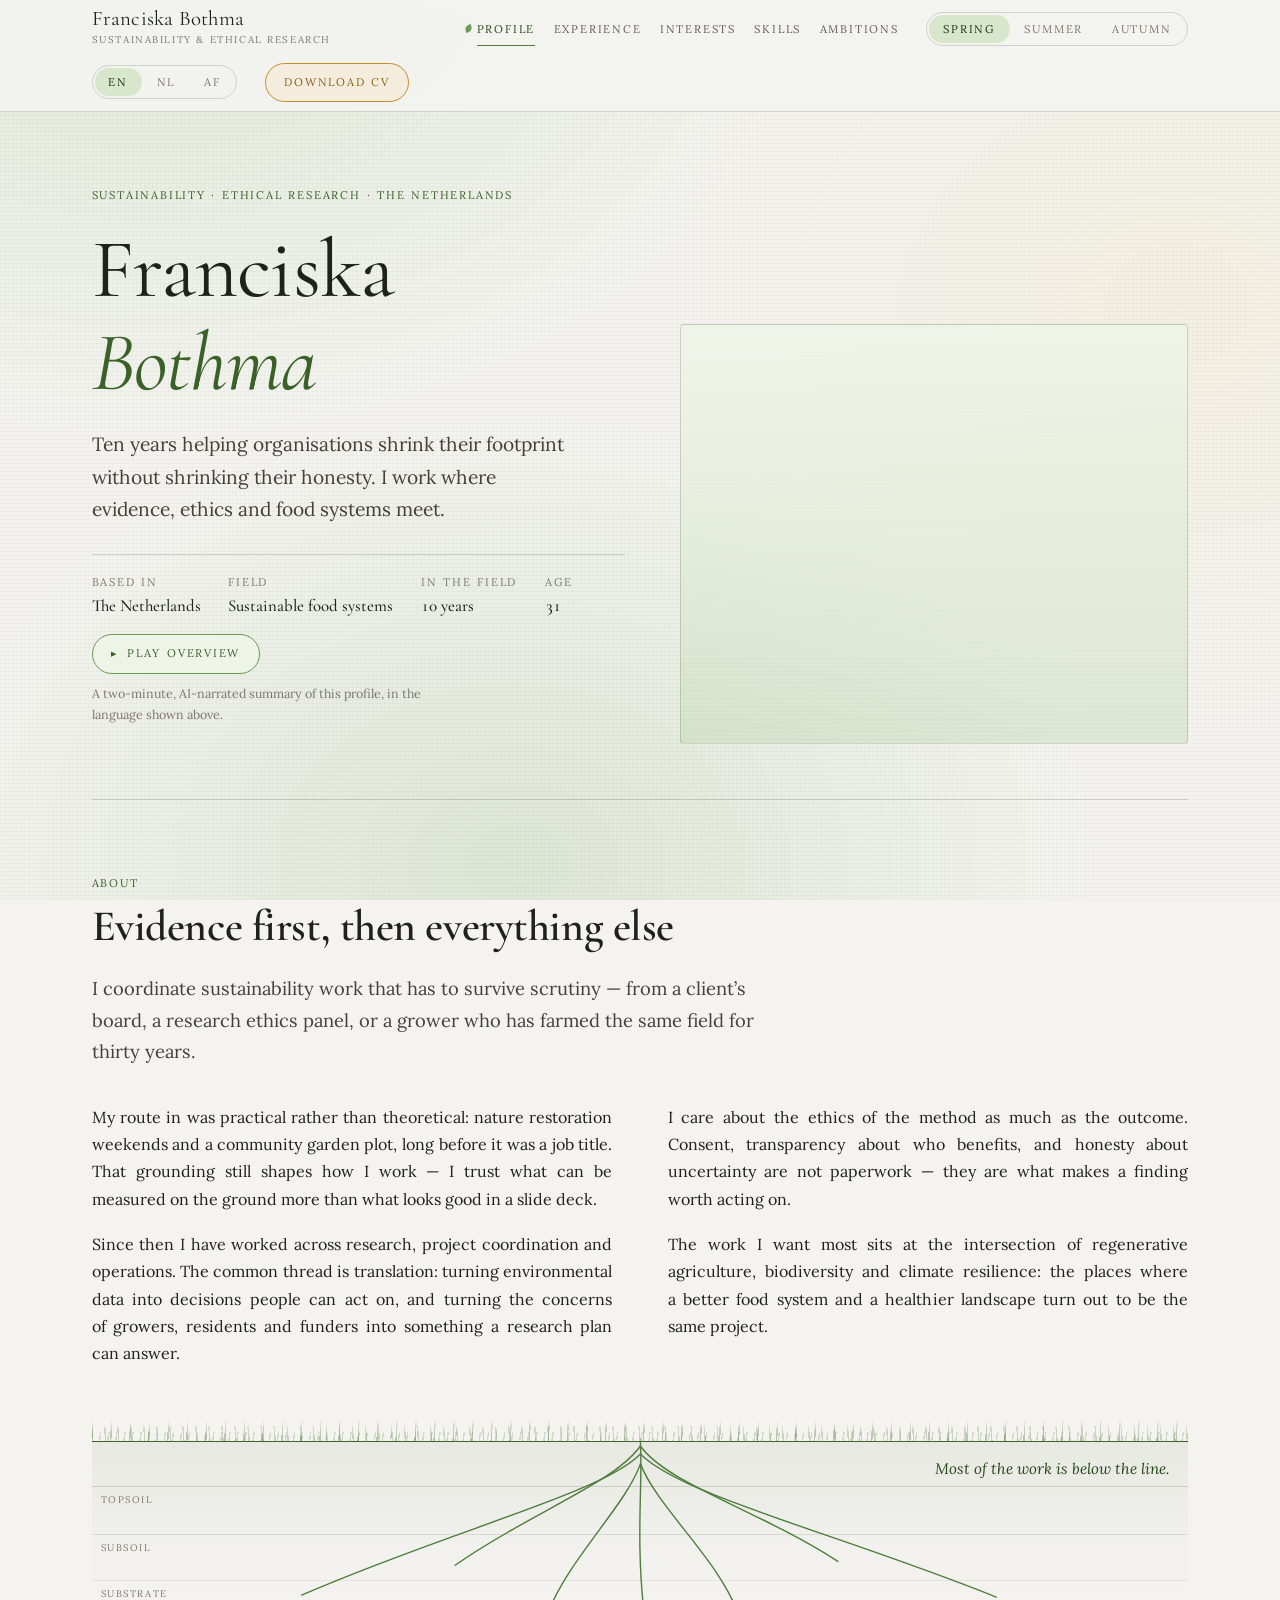
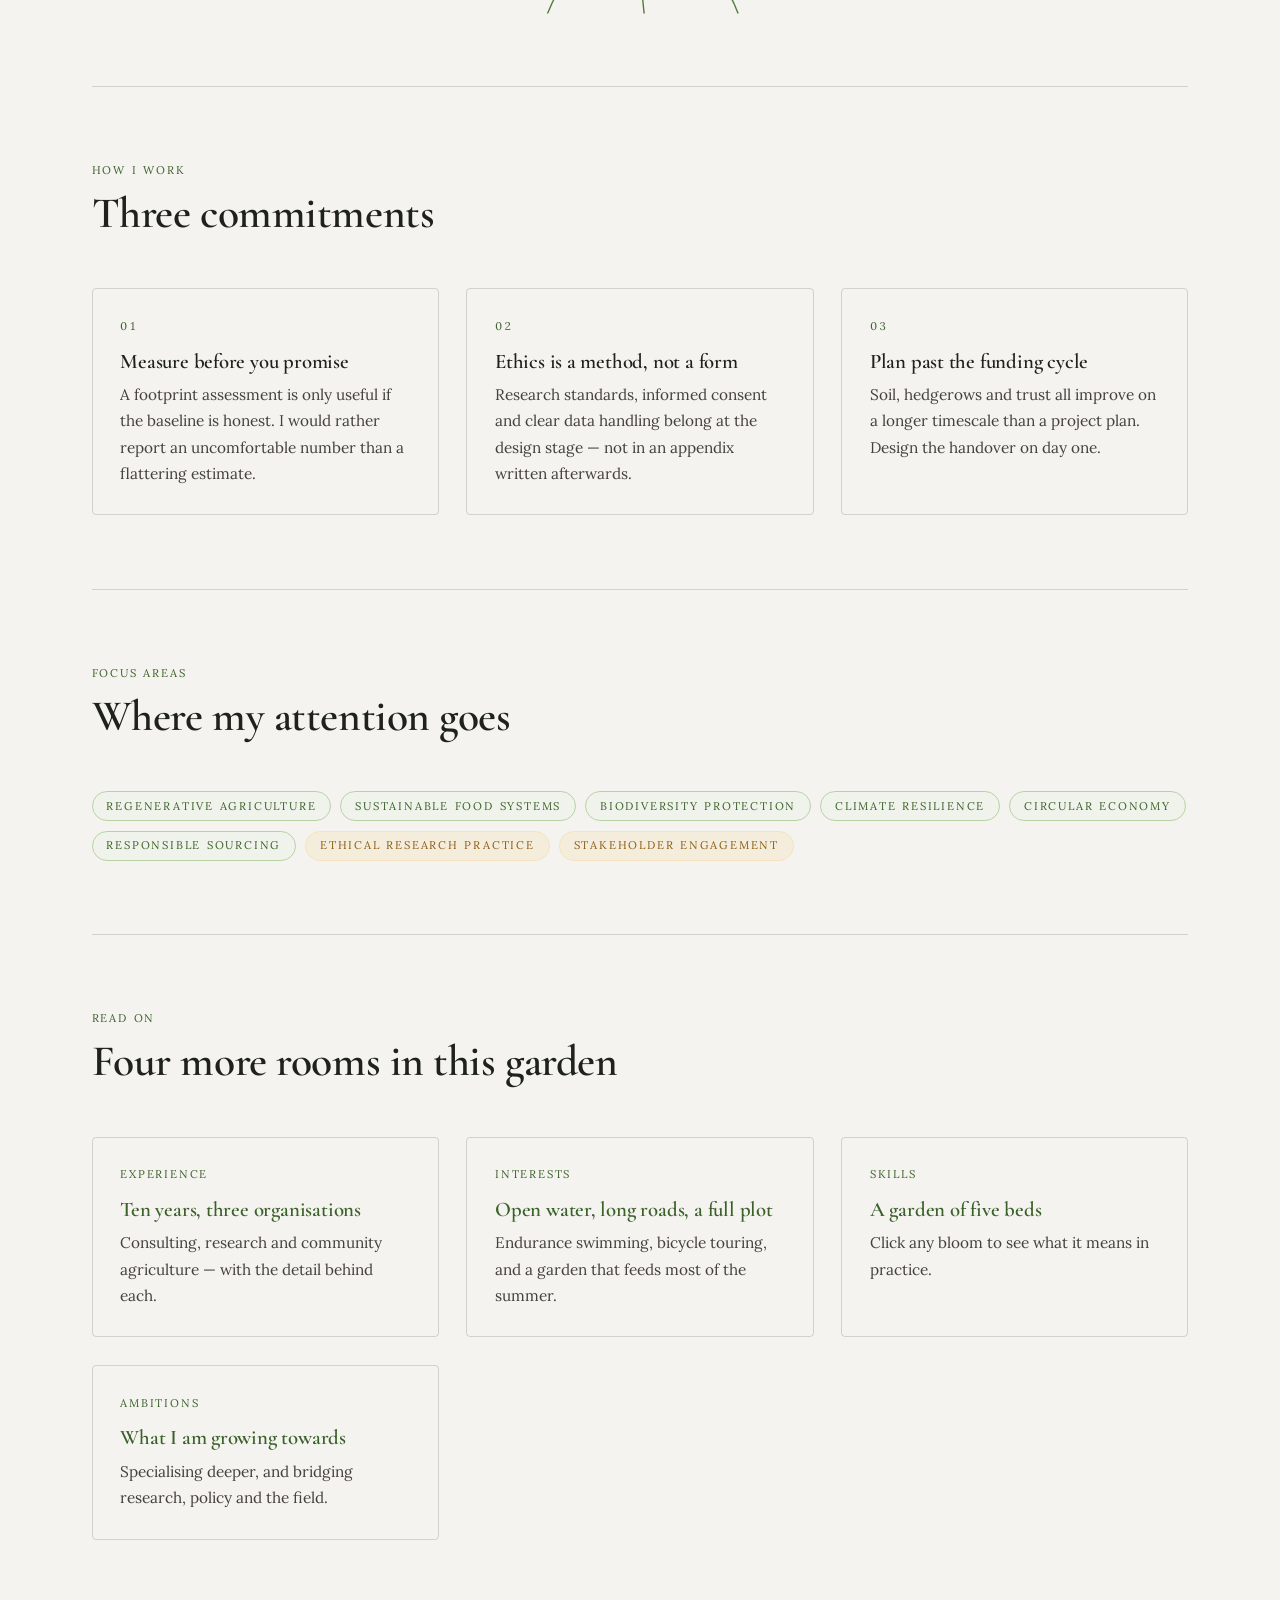
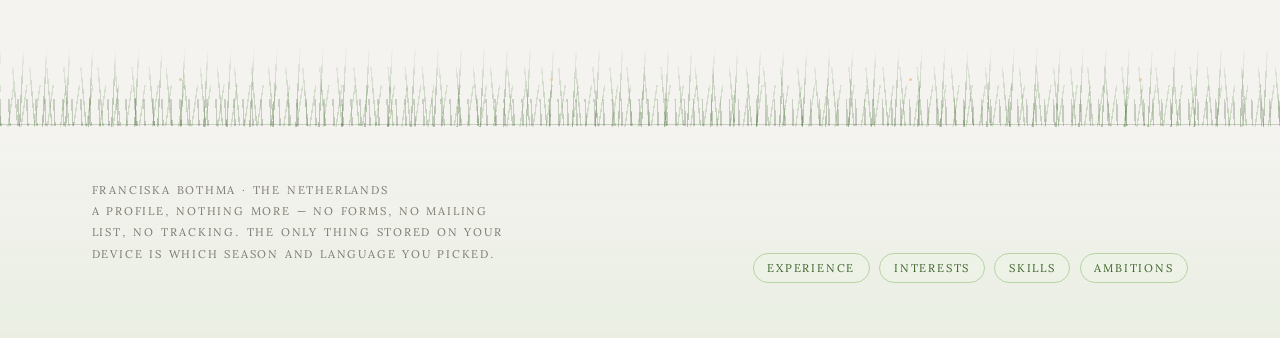
<file: site/index.html>
<!DOCTYPE html>
<html lang="en">
<head>
  <meta charset="utf-8">
  <meta name="viewport" content="width=device-width, initial-scale=1">
  <title data-i18n="index.title">Profile — Franciska Bothma</title>
  <meta name="description" content="Franciska Bothma — sustainability, environmental conservation and ethical research in the Netherlands." data-i18n-attrs="content:index.metaDescription">
  <meta name="color-scheme" content="light">
  <link rel="preconnect" href="https://fonts.googleapis.com">
  <link rel="preconnect" href="https://fonts.gstatic.com" crossorigin>
  <link rel="stylesheet" href="https://fonts.googleapis.com/css2?family=Cormorant+Garamond:ital,wght@0,300;0,400;0,500;0,600;1,400&family=Lora:ital,wght@0,400;0,500;1,400&display=swap">
  <link rel="stylesheet" href="css/main.css">
</head>
<body data-season="spring">
  <a class="skip-link" href="#main" data-i18n="common.skipLink">Skip to content</a>

  <header class="site-header">
    <div class="site-header__inner">
      <a class="brand" href="index.html">
        <span class="brand__name">Franciska Bothma</span>
        <span class="brand__role" data-i18n="common.brandRole">Sustainability &amp; ethical research</span>
      </a>

      <button class="nav-toggle" type="button" aria-expanded="false" aria-controls="nav" aria-label="Open menu" data-i18n-attrs="aria-label:common.navToggleAria">
        <span></span><span></span><span></span>
      </button>

      <nav class="nav" id="nav" aria-label="Profile sections" data-i18n-attrs="aria-label:common.navAriaLabel">
        <a class="nav__link is-current" href="index.html" aria-current="page" data-i18n="common.navProfile">Profile</a>
        <a class="nav__link" href="experience.html" data-i18n="common.navExperience">Experience</a>
        <a class="nav__link" href="interests.html" data-i18n="common.navInterests">Interests</a>
        <a class="nav__link" href="skills.html" data-i18n="common.navSkills">Skills</a>
        <a class="nav__link" href="ambitions.html" data-i18n="common.navAmbitions">Ambitions</a>
      </nav>

      <div class="seasons" role="group" aria-label="Change the season" data-i18n-attrs="aria-label:common.seasonsAria">
        <button class="seasons__opt" type="button" data-season="spring" aria-pressed="true" data-i18n="common.seasonSpring">Spring</button>
        <button class="seasons__opt" type="button" data-season="summer" aria-pressed="false" data-i18n="common.seasonSummer">Summer</button>
        <button class="seasons__opt" type="button" data-season="autumn" aria-pressed="false" data-i18n="common.seasonAutumn">Autumn</button>
      </div>

      <div class="langs" role="group" aria-label="Change the language" data-i18n-attrs="aria-label:common.langAria">
        <button class="langs__opt" type="button" data-lang="en" aria-pressed="true">EN</button>
        <button class="langs__opt" type="button" data-lang="nl" aria-pressed="false">NL</button>
        <button class="langs__opt" type="button" data-lang="af" aria-pressed="false">AF</button>
      </div>

      <a class="resume-btn" href="assets/resume/franciska-bothma-resume-en.pdf" download="Franciska Bothma - CV (English).pdf" data-i18n="common.resumeButton" data-i18n-attrs="href:common.resumeHref;download:common.resumeFile;aria-label:common.resumeAria">Download CV</a>
    </div>
    <span class="growline" aria-hidden="true"></span>
  </header>

  <main class="page" id="main">
    <section class="hero">
      <div class="hero__text">
        <span class="hero__eyebrow" data-i18n="index.heroEyebrow">Sustainability · Ethical research · The Netherlands</span>
        <h1 class="hero__title">Franciska<br><em>Bothma</em></h1>
        <p class="hero__lede" data-i18n="index.heroLede">
          Ten years helping organisations shrink their footprint without shrinking
          their honesty. I work where evidence, ethics and food systems meet.
        </p>
        <div class="hero__facts">
          <span class="hero__fact"><span data-i18n="index.factBasedLabel">Based in</span><strong data-i18n="index.factBasedValue">The Netherlands</strong></span>
          <span class="hero__fact"><span data-i18n="index.factFieldLabel">Field</span><strong data-i18n="index.factFieldValue">Sustainable food systems</strong></span>
          <span class="hero__fact"><span data-i18n="index.factYearsLabel">In the field</span><strong data-i18n="index.factYearsValue">10 years</strong></span>
          <span class="hero__fact"><span data-i18n="index.factAgeLabel">Age</span><strong>31</strong></span>
        </div>

        <div class="audio-overview">
          <button class="audio-overview__btn" type="button" aria-pressed="false" data-i18n-attrs="aria-label:index.audioOverviewAria">
            <span class="audio-overview__icon" aria-hidden="true">&#9654;</span>
            <span class="audio-overview__label audio-overview__label--play" data-i18n="index.audioOverviewPlay">Play overview</span>
            <span class="audio-overview__label audio-overview__label--pause" data-i18n="index.audioOverviewPause" hidden>Pause overview</span>
          </button>
          <p class="audio-overview__note" data-i18n="index.audioOverviewNote">A two-minute, AI-narrated summary of this profile, in the language shown above.</p>
          <audio class="audio-overview__player" preload="none" hidden></audio>
        </div>
      </div>

      <div class="hero__scene hero__scene--video" data-reveal>
        <video
          class="hero__video"
          autoplay
          muted
          loop
          playsinline
          preload="auto"
          aria-label="Looping animation of Franciska Bothma">
          <source src="media/franciska-animation.mp4" type="video/mp4">
        </video>
      </div>
    </section>

    <section class="section" data-reveal>
      <div class="section__head reveal">
        <span class="section__kicker" data-i18n="index.aboutKicker">About</span>
        <h2 data-i18n="index.aboutH2">Evidence first, then everything else</h2>
        <p class="section__lede" data-i18n="index.aboutLede">
          I coordinate sustainability work that has to survive scrutiny — from a
          client&rsquo;s board, a research ethics panel, or a grower who has farmed the
          same field for thirty years.
        </p>
      </div>

      <div class="columns">
        <div class="prose reveal">
          <p data-i18n="index.aboutP1">
            My route in was practical rather than theoretical: nature restoration
            weekends and a community garden plot, long before it was a job title.
            That grounding still shapes how I work — I trust what can be measured
            on the ground more than what looks good in a slide deck.
          </p>
          <p data-i18n="index.aboutP2">
            Since then I have worked across research, project coordination and
            operations. The common thread is translation: turning environmental
            data into decisions people can act on, and turning the concerns of
            growers, residents and funders into something a research plan can
            answer.
          </p>
        </div>
        <div class="prose reveal">
          <p data-i18n="index.aboutP3">
            I care about the ethics of the method as much as the outcome. Consent,
            transparency about who benefits, and honesty about uncertainty are not
            paperwork — they are what makes a finding worth acting on.
          </p>
          <p data-i18n="index.aboutP4">
            The work I want most sits at the intersection of regenerative
            agriculture, biodiversity and climate resilience: the places where a
            better food system and a healthier landscape turn out to be the same
            project.
          </p>
        </div>
      </div>

      <figure class="rootplate" data-reveal>
        <span class="rootplate__grass" aria-hidden="true"></span>
        <span class="rootplate__horizon rootplate__horizon--1" aria-hidden="true"></span>
        <span class="rootplate__horizon rootplate__horizon--2" aria-hidden="true"></span>
        <span class="rootplate__horizon rootplate__horizon--3" aria-hidden="true"></span>
        <span class="rootplate__depth rootplate__depth--1" aria-hidden="true" data-i18n="index.rootplateTopsoil">Topsoil</span>
        <span class="rootplate__depth rootplate__depth--2" aria-hidden="true" data-i18n="index.rootplateSubsoil">Subsoil</span>
        <span class="rootplate__depth rootplate__depth--3" aria-hidden="true" data-i18n="index.rootplateSubstrate">Substrate</span>
        <svg class="rootplate__roots" viewBox="0 0 900 172" preserveAspectRatio="none" aria-hidden="true" focusable="false">
          <path vector-effect="non-scaling-stroke" d="M450 0 C 452 44, 446 96, 453 172" />
          <path vector-effect="non-scaling-stroke" d="M450 4 C 428 42, 358 72, 298 124" />
          <path vector-effect="non-scaling-stroke" d="M450 4 C 472 42, 546 68, 612 120" />
          <path vector-effect="non-scaling-stroke" d="M450 12 C 418 52, 296 88, 172 154" />
          <path vector-effect="non-scaling-stroke" d="M450 12 C 484 54, 612 92, 742 156" />
          <path vector-effect="non-scaling-stroke" d="M450 22 C 438 64, 392 116, 374 172" />
          <path vector-effect="non-scaling-stroke" d="M450 22 C 464 66, 514 118, 530 172" />
        </svg>
        <figcaption class="rootplate__caption" data-i18n="index.rootplateCaption">Most of the work is below the line.</figcaption>
      </figure>
    </section>

    <section class="section" data-reveal>
      <div class="section__head reveal">
        <span class="section__kicker" data-i18n="index.workKicker">How I work</span>
        <h2 data-i18n="index.workH2">Three commitments</h2>
      </div>

      <div class="cards">
        <article class="card reveal">
          <span class="card__kicker">01</span>
          <h3 class="card__title" data-i18n="index.card1Title">Measure before you promise</h3>
          <p class="card__body" data-i18n="index.card1Body">
            A footprint assessment is only useful if the baseline is honest. I would
            rather report an uncomfortable number than a flattering estimate.
          </p>
        </article>
        <article class="card reveal">
          <span class="card__kicker">02</span>
          <h3 class="card__title" data-i18n="index.card2Title">Ethics is a method, not a form</h3>
          <p class="card__body" data-i18n="index.card2Body">
            Research standards, informed consent and clear data handling belong at
            the design stage — not in an appendix written afterwards.
          </p>
        </article>
        <article class="card reveal">
          <span class="card__kicker">03</span>
          <h3 class="card__title" data-i18n="index.card3Title">Plan past the funding cycle</h3>
          <p class="card__body" data-i18n="index.card3Body">
            Soil, hedgerows and trust all improve on a longer timescale than a
            project plan. Design the handover on day one.
          </p>
        </article>
      </div>
    </section>

    <section class="section" data-reveal>
      <div class="section__head reveal">
        <span class="section__kicker" data-i18n="index.focusKicker">Focus areas</span>
        <h2 data-i18n="index.focusH2">Where my attention goes</h2>
      </div>
      <div class="tags reveal">
        <span class="tag" data-i18n="index.tag1">Regenerative agriculture</span>
        <span class="tag" data-i18n="index.tag2">Sustainable food systems</span>
        <span class="tag" data-i18n="index.tag3">Biodiversity protection</span>
        <span class="tag" data-i18n="index.tag4">Climate resilience</span>
        <span class="tag" data-i18n="index.tag5">Circular economy</span>
        <span class="tag" data-i18n="index.tag6">Responsible sourcing</span>
        <span class="tag tag--honey" data-i18n="index.tag7">Ethical research practice</span>
        <span class="tag tag--honey" data-i18n="index.tag8">Stakeholder engagement</span>
      </div>
    </section>

    <section class="section" data-reveal>
      <div class="section__head reveal">
        <span class="section__kicker" data-i18n="index.readonKicker">Read on</span>
        <h2 data-i18n="index.readonH2">Four more rooms in this garden</h2>
      </div>
      <div class="cards">
        <a class="card reveal" href="experience.html">
          <span class="card__kicker" data-i18n="index.readonCard1Kicker">Experience</span>
          <h3 class="card__title" data-i18n="index.readonCard1Title">Ten years, three organisations</h3>
          <p class="card__body" data-i18n="index.readonCard1Body">Consulting, research and community agriculture — with the detail behind each.</p>
        </a>
        <a class="card reveal" href="interests.html">
          <span class="card__kicker" data-i18n="index.readonCard2Kicker">Interests</span>
          <h3 class="card__title" data-i18n="index.readonCard2Title">Open water, long roads, a full plot</h3>
          <p class="card__body" data-i18n="index.readonCard2Body">Endurance swimming, bicycle touring, and a garden that feeds most of the summer.</p>
        </a>
        <a class="card reveal" href="skills.html">
          <span class="card__kicker" data-i18n="index.readonCard3Kicker">Skills</span>
          <h3 class="card__title" data-i18n="index.readonCard3Title">A garden of five beds</h3>
          <p class="card__body" data-i18n="index.readonCard3Body">Click any bloom to see what it means in practice.</p>
        </a>
        <a class="card reveal" href="ambitions.html">
          <span class="card__kicker" data-i18n="index.readonCard4Kicker">Ambitions</span>
          <h3 class="card__title" data-i18n="index.readonCard4Title">What I am growing towards</h3>
          <p class="card__body" data-i18n="index.readonCard4Body">Specialising deeper, and bridging research, policy and the field.</p>
        </a>
      </div>
    </section>

  </main>

  <footer class="site-footer">
    <div class="meadow" aria-hidden="true">
      <span class="meadow__seed"></span><span class="meadow__seed"></span><span class="meadow__seed"></span><span class="meadow__seed"></span>
    </div>
    <div class="site-footer__inner">
      <p class="site-footer__note" data-i18n-html="common.footerNote">
        Franciska Bothma · The Netherlands<br>
        A profile, nothing more — no forms, no mailing list, no tracking.
        The only thing stored on your device is which season you picked.
      </p>
      <nav class="tags" aria-label="Profile sections" data-i18n-attrs="aria-label:common.navAriaLabel">
        <a class="tag" href="experience.html" data-i18n="common.navExperience">Experience</a>
        <a class="tag" href="interests.html" data-i18n="common.navInterests">Interests</a>
        <a class="tag" href="skills.html" data-i18n="common.navSkills">Skills</a>
        <a class="tag" href="ambitions.html" data-i18n="common.navAmbitions">Ambitions</a>
      </nav>
    </div>
  </footer>

  <script src="js/i18n.js" defer></script>
  <script src="js/main.js" defer></script>
</body>
</html>
</file>
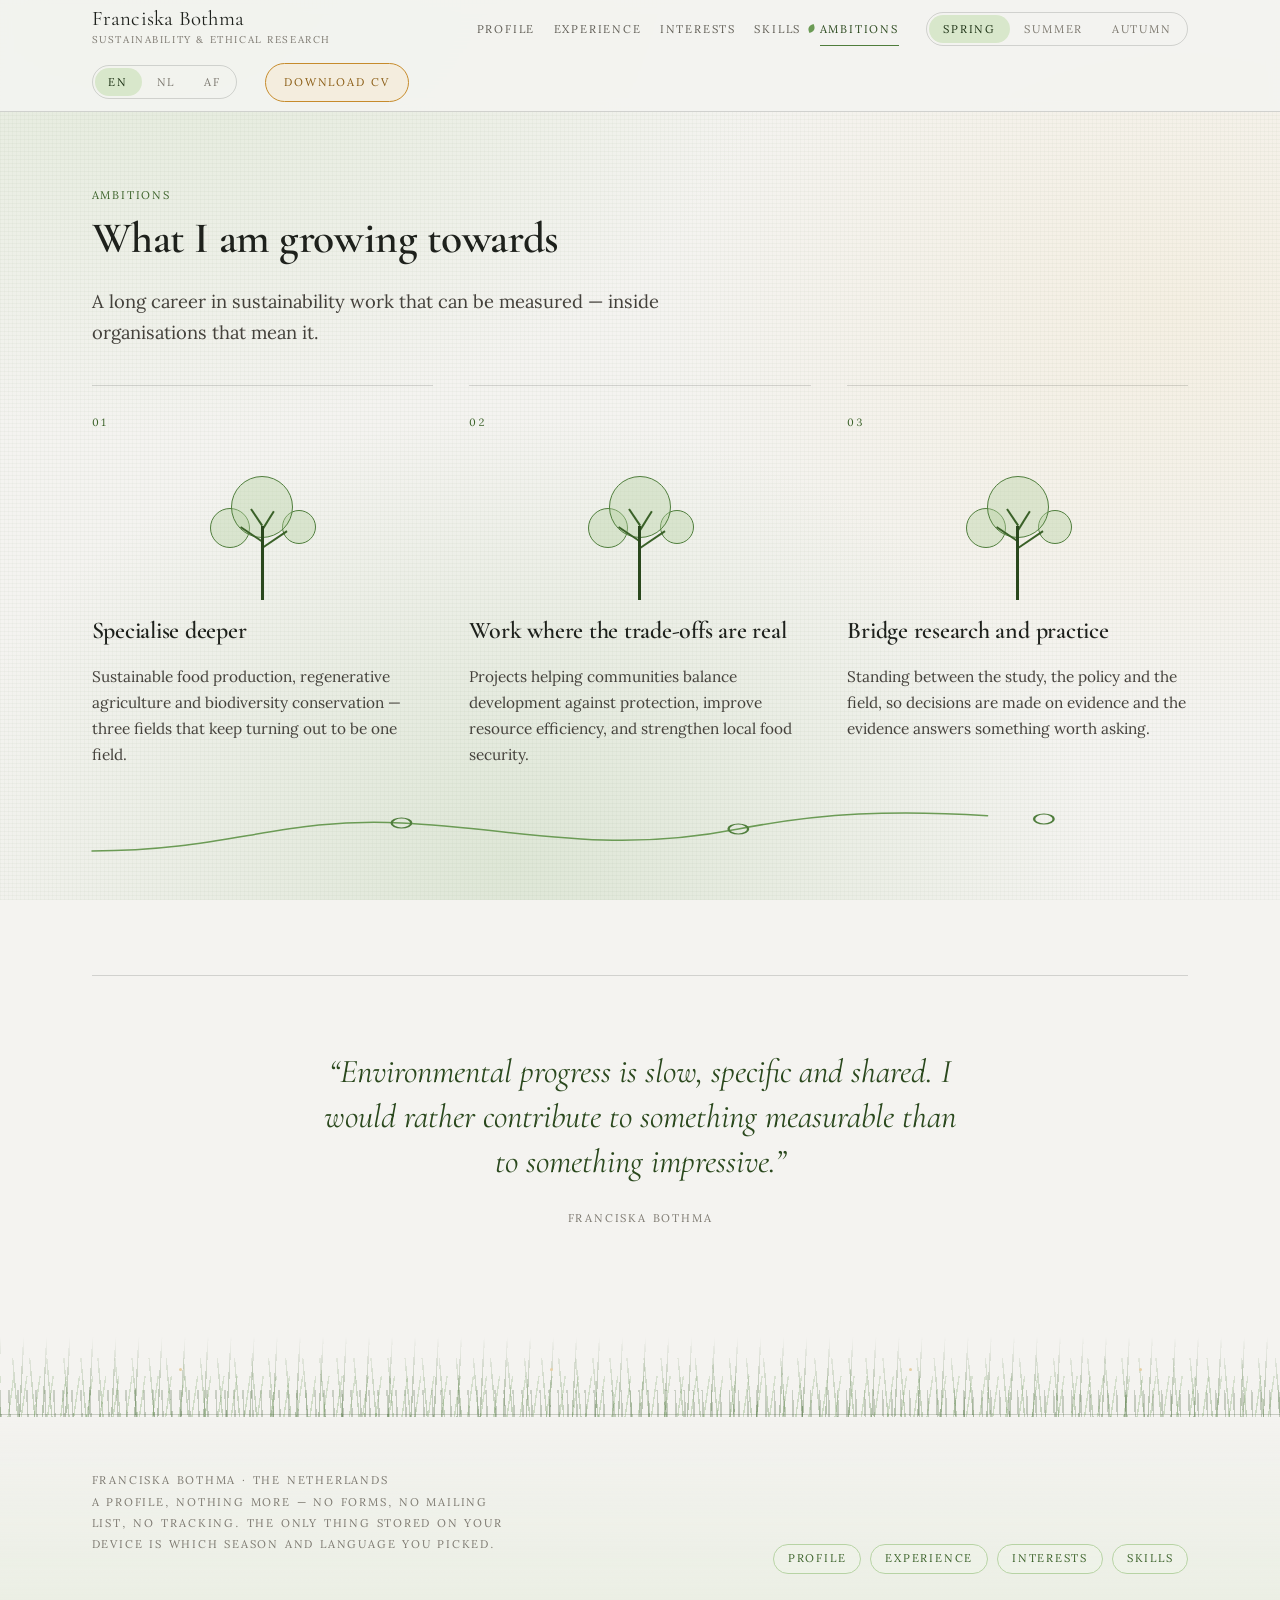
<file: site/ambitions.html>
<!DOCTYPE html>
<html lang="en">
<head>
  <meta charset="utf-8">
  <meta name="viewport" content="width=device-width, initial-scale=1">
  <title data-i18n="ambitions.title">Ambitions — Franciska Bothma</title>
  <meta name="description" content="Specialising in regenerative agriculture and bridging research, policy and practice." data-i18n-attrs="content:ambitions.metaDescription">
  <meta name="color-scheme" content="light">
  <link rel="preconnect" href="https://fonts.googleapis.com">
  <link rel="preconnect" href="https://fonts.gstatic.com" crossorigin>
  <link rel="stylesheet" href="https://fonts.googleapis.com/css2?family=Cormorant+Garamond:ital,wght@0,300;0,400;0,500;0,600;1,400&family=Lora:ital,wght@0,400;0,500;1,400&display=swap">
  <link rel="stylesheet" href="css/main.css">
</head>
<body data-season="spring">
  <a class="skip-link" href="#main" data-i18n="common.skipLink">Skip to content</a>

  <header class="site-header">
    <div class="site-header__inner">
      <a class="brand" href="index.html">
        <span class="brand__name">Franciska Bothma</span>
        <span class="brand__role" data-i18n="common.brandRole">Sustainability &amp; ethical research</span>
      </a>

      <button class="nav-toggle" type="button" aria-expanded="false" aria-controls="nav" aria-label="Open menu" data-i18n-attrs="aria-label:common.navToggleAria">
        <span></span><span></span><span></span>
      </button>

      <nav class="nav" id="nav" aria-label="Profile sections" data-i18n-attrs="aria-label:common.navAriaLabel">
        <a class="nav__link" href="index.html" data-i18n="common.navProfile">Profile</a>
        <a class="nav__link" href="experience.html" data-i18n="common.navExperience">Experience</a>
        <a class="nav__link" href="interests.html" data-i18n="common.navInterests">Interests</a>
        <a class="nav__link" href="skills.html" data-i18n="common.navSkills">Skills</a>
        <a class="nav__link is-current" href="ambitions.html" aria-current="page" data-i18n="common.navAmbitions">Ambitions</a>
      </nav>

      <div class="seasons" role="group" aria-label="Change the season" data-i18n-attrs="aria-label:common.seasonsAria">
        <button class="seasons__opt" type="button" data-season="spring" aria-pressed="true" data-i18n="common.seasonSpring">Spring</button>
        <button class="seasons__opt" type="button" data-season="summer" aria-pressed="false" data-i18n="common.seasonSummer">Summer</button>
        <button class="seasons__opt" type="button" data-season="autumn" aria-pressed="false" data-i18n="common.seasonAutumn">Autumn</button>
      </div>

      <div class="langs" role="group" aria-label="Change the language" data-i18n-attrs="aria-label:common.langAria">
        <button class="langs__opt" type="button" data-lang="en" aria-pressed="true">EN</button>
        <button class="langs__opt" type="button" data-lang="nl" aria-pressed="false">NL</button>
        <button class="langs__opt" type="button" data-lang="af" aria-pressed="false">AF</button>
      </div>

      <a class="resume-btn" href="assets/resume/franciska-bothma-resume-en.pdf" download="Franciska Bothma - CV (English).pdf" data-i18n="common.resumeButton" data-i18n-attrs="href:common.resumeHref;download:common.resumeFile;aria-label:common.resumeAria">Download CV</a>
    </div>
    <span class="growline" aria-hidden="true"></span>
  </header>

  <main class="page" id="main">
    <section class="section">
      <div class="section__head reveal" data-reveal>
        <span class="section__kicker" data-i18n="ambitions.headKicker">Ambitions</span>
        <h2 data-i18n="ambitions.headH2">What I am growing towards</h2>
        <p class="section__lede" data-i18n="ambitions.headLede">
          A long career in sustainability work that can be measured — inside
          organisations that mean it.
        </p>
      </div>

      <div class="ambitions">
        <div class="ambition reveal" data-reveal>
          <span class="ambition__num">01</span>
          <div class="tree" aria-hidden="true"><span class="tree__canopy tree__canopy--2"></span><span class="tree__canopy tree__canopy--3"></span><span class="tree__canopy tree__canopy--1"></span><span class="tree__branch tree__branch--1"></span><span class="tree__branch tree__branch--2"></span><span class="tree__branch tree__branch--3"></span><span class="tree__branch tree__branch--4"></span><span class="tree__trunk"></span></div>
          <h3 class="ambition__title" data-i18n="ambitions.ambition1Title">Specialise deeper</h3>
          <p class="ambition__body" data-i18n="ambitions.ambition1Body">
            Sustainable food production, regenerative agriculture and biodiversity
            conservation — three fields that keep turning out to be one field.
          </p>
        </div>
        <div class="ambition reveal" data-reveal>
          <span class="ambition__num">02</span>
          <div class="tree" aria-hidden="true"><span class="tree__canopy tree__canopy--2"></span><span class="tree__canopy tree__canopy--3"></span><span class="tree__canopy tree__canopy--1"></span><span class="tree__branch tree__branch--1"></span><span class="tree__branch tree__branch--2"></span><span class="tree__branch tree__branch--3"></span><span class="tree__branch tree__branch--4"></span><span class="tree__trunk"></span></div>
          <h3 class="ambition__title" data-i18n="ambitions.ambition2Title">Work where the trade-offs are real</h3>
          <p class="ambition__body" data-i18n="ambitions.ambition2Body">
            Projects helping communities balance development against protection,
            improve resource efficiency, and strengthen local food security.
          </p>
        </div>
        <div class="ambition reveal" data-reveal>
          <span class="ambition__num">03</span>
          <div class="tree" aria-hidden="true"><span class="tree__canopy tree__canopy--2"></span><span class="tree__canopy tree__canopy--3"></span><span class="tree__canopy tree__canopy--1"></span><span class="tree__branch tree__branch--1"></span><span class="tree__branch tree__branch--2"></span><span class="tree__branch tree__branch--3"></span><span class="tree__branch tree__branch--4"></span><span class="tree__trunk"></span></div>
          <h3 class="ambition__title" data-i18n="ambitions.ambition3Title">Bridge research and practice</h3>
          <p class="ambition__body" data-i18n="ambitions.ambition3Body">
            Standing between the study, the policy and the field, so decisions are
            made on evidence and the evidence answers something worth asking.
          </p>
        </div>
      </div>

      <svg class="vine vine-rule" data-reveal viewBox="0 0 560 60" preserveAspectRatio="none" aria-hidden="true" focusable="false">
        <path vector-effect="non-scaling-stroke" d="M0 46 C 70 46, 96 12, 158 18 S 262 50, 330 24 S 452 6, 560 30" />
        <circle cx="158" cy="18" r="5" /><circle cx="330" cy="24" r="5" /><circle cx="486" cy="14" r="5" />
      </svg>
    </section>

    <section class="section" data-reveal>
      <div class="closing reveal">
        <p data-i18n="ambitions.closingQuote">
          &ldquo;Environmental progress is slow, specific and shared. I would rather
          contribute to something measurable than to something impressive.&rdquo;
        </p>
        <span class="closing__sig">Franciska Bothma</span>
      </div>
    </section>

  </main>

  <footer class="site-footer">
    <div class="meadow" aria-hidden="true">
      <span class="meadow__seed"></span><span class="meadow__seed"></span><span class="meadow__seed"></span><span class="meadow__seed"></span>
    </div>
    <div class="site-footer__inner">
      <p class="site-footer__note" data-i18n-html="common.footerNote">
        Franciska Bothma · The Netherlands<br>
        A profile, nothing more — no forms, no mailing list, no tracking.
        The only thing stored on your device is which season you picked.
      </p>
      <nav class="tags" aria-label="Profile sections" data-i18n-attrs="aria-label:common.navAriaLabel">
        <a class="tag" href="index.html" data-i18n="common.navProfile">Profile</a>
        <a class="tag" href="experience.html" data-i18n="common.navExperience">Experience</a>
        <a class="tag" href="interests.html" data-i18n="common.navInterests">Interests</a>
        <a class="tag" href="skills.html" data-i18n="common.navSkills">Skills</a>
      </nav>
    </div>
  </footer>

  <script src="js/i18n.js" defer></script>
  <script src="js/main.js" defer></script>
</body>
</html>
</file>
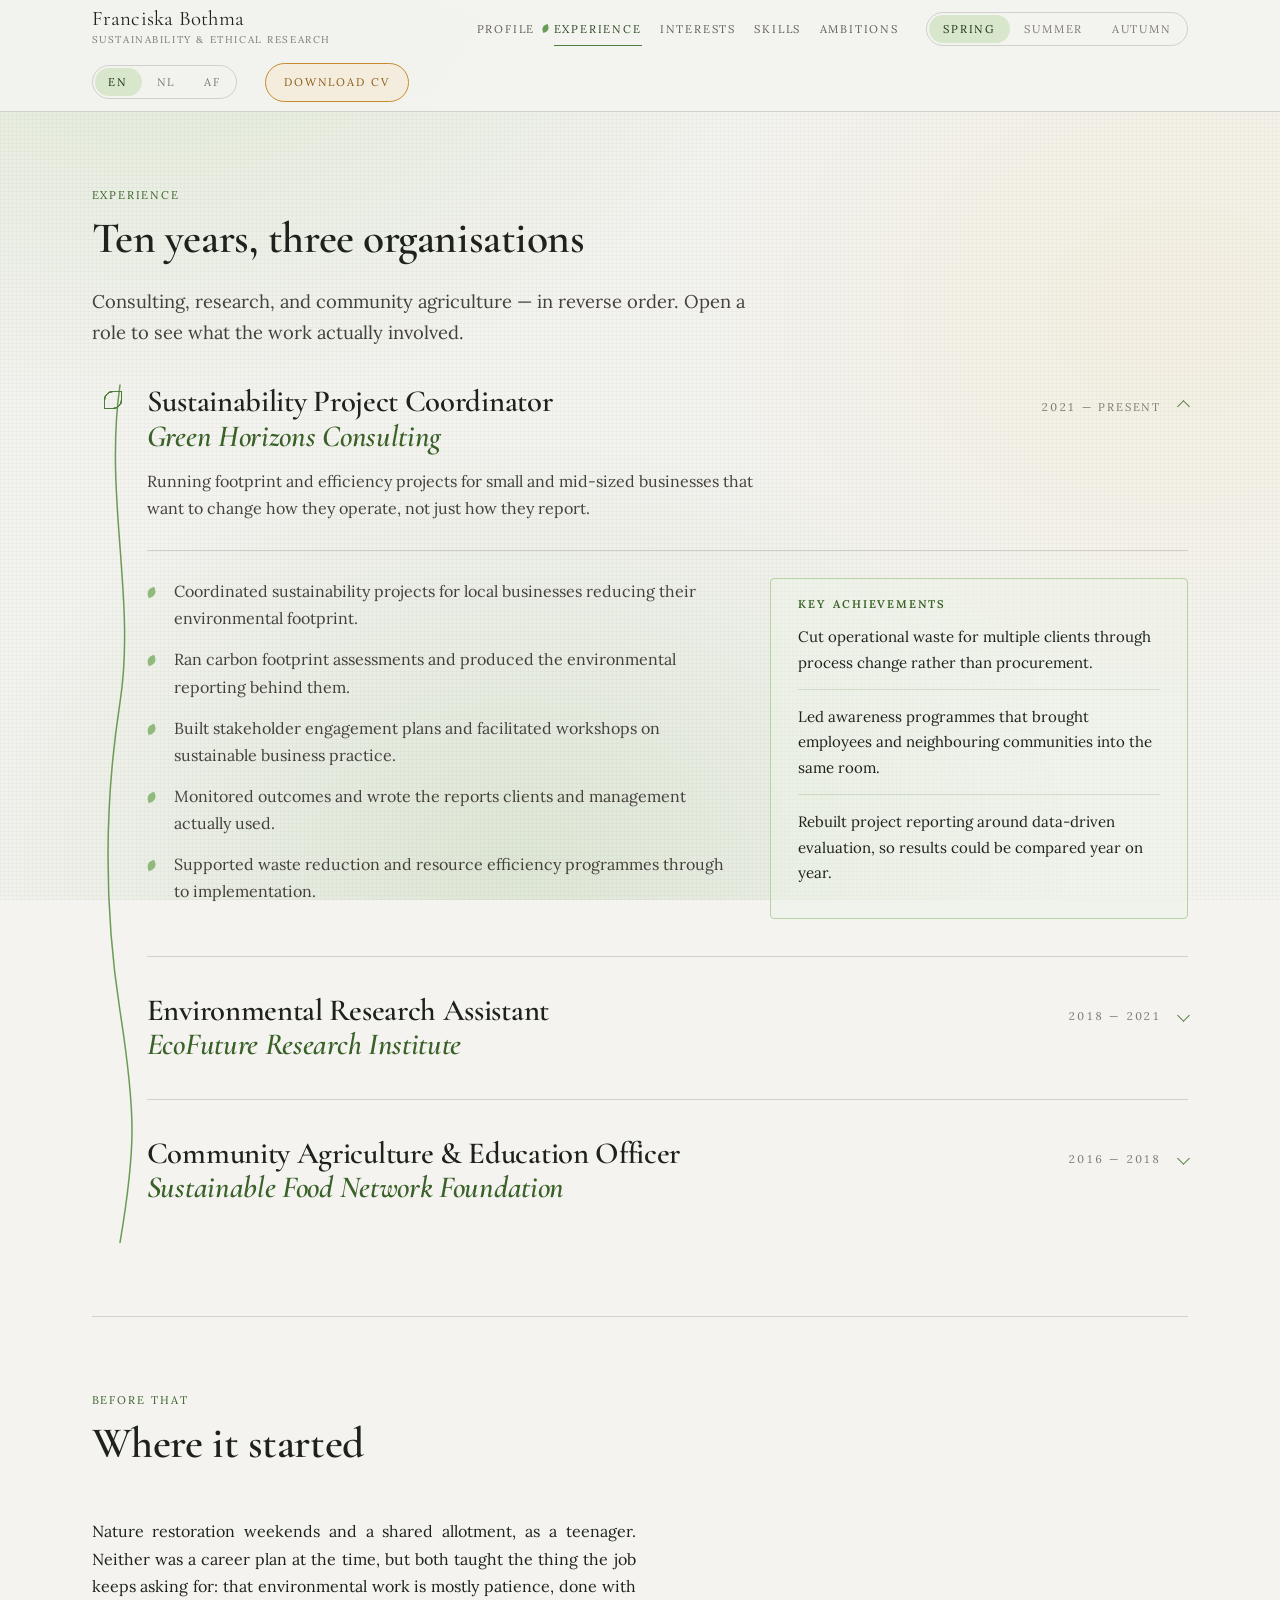
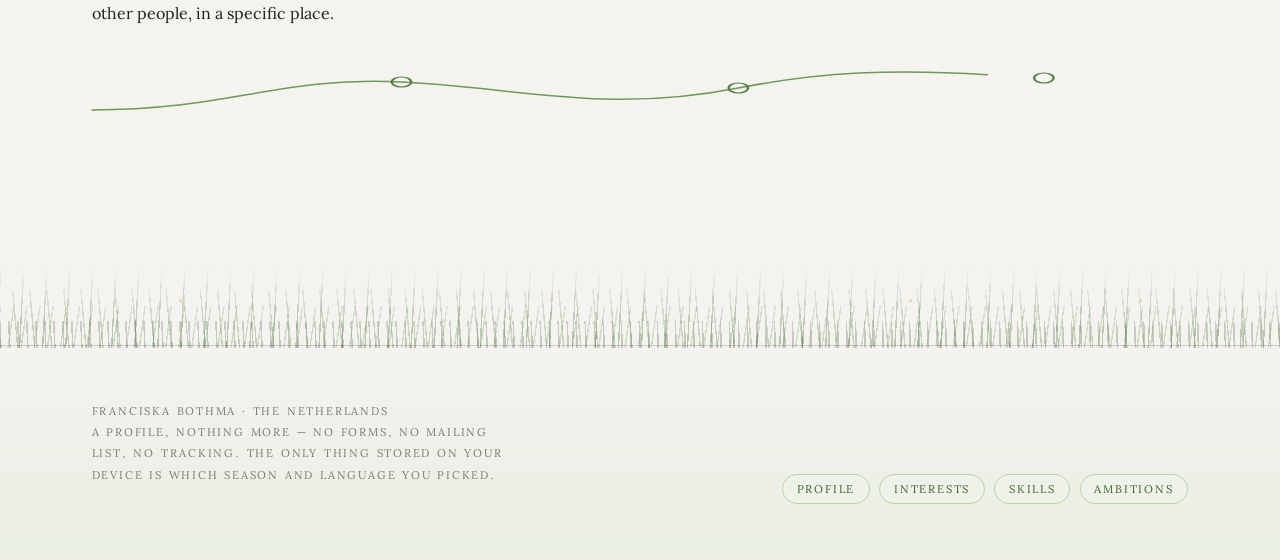
<file: site/experience.html>
<!DOCTYPE html>
<html lang="en">
<head>
  <meta charset="utf-8">
  <meta name="viewport" content="width=device-width, initial-scale=1">
  <title data-i18n="experience.title">Experience — Franciska Bothma</title>
  <meta name="description" content="Ten years across sustainability consulting, environmental research and community agriculture." data-i18n-attrs="content:experience.metaDescription">
  <meta name="color-scheme" content="light">
  <link rel="preconnect" href="https://fonts.googleapis.com">
  <link rel="preconnect" href="https://fonts.gstatic.com" crossorigin>
  <link rel="stylesheet" href="https://fonts.googleapis.com/css2?family=Cormorant+Garamond:ital,wght@0,300;0,400;0,500;0,600;1,400&family=Lora:ital,wght@0,400;0,500;1,400&display=swap">
  <link rel="stylesheet" href="css/main.css">
</head>
<body data-season="spring">
  <a class="skip-link" href="#main" data-i18n="common.skipLink">Skip to content</a>

  <header class="site-header">
    <div class="site-header__inner">
      <a class="brand" href="index.html">
        <span class="brand__name">Franciska Bothma</span>
        <span class="brand__role" data-i18n="common.brandRole">Sustainability &amp; ethical research</span>
      </a>

      <button class="nav-toggle" type="button" aria-expanded="false" aria-controls="nav" aria-label="Open menu" data-i18n-attrs="aria-label:common.navToggleAria">
        <span></span><span></span><span></span>
      </button>

      <nav class="nav" id="nav" aria-label="Profile sections" data-i18n-attrs="aria-label:common.navAriaLabel">
        <a class="nav__link" href="index.html" data-i18n="common.navProfile">Profile</a>
        <a class="nav__link is-current" href="experience.html" aria-current="page" data-i18n="common.navExperience">Experience</a>
        <a class="nav__link" href="interests.html" data-i18n="common.navInterests">Interests</a>
        <a class="nav__link" href="skills.html" data-i18n="common.navSkills">Skills</a>
        <a class="nav__link" href="ambitions.html" data-i18n="common.navAmbitions">Ambitions</a>
      </nav>

      <div class="seasons" role="group" aria-label="Change the season" data-i18n-attrs="aria-label:common.seasonsAria">
        <button class="seasons__opt" type="button" data-season="spring" aria-pressed="true" data-i18n="common.seasonSpring">Spring</button>
        <button class="seasons__opt" type="button" data-season="summer" aria-pressed="false" data-i18n="common.seasonSummer">Summer</button>
        <button class="seasons__opt" type="button" data-season="autumn" aria-pressed="false" data-i18n="common.seasonAutumn">Autumn</button>
      </div>

      <div class="langs" role="group" aria-label="Change the language" data-i18n-attrs="aria-label:common.langAria">
        <button class="langs__opt" type="button" data-lang="en" aria-pressed="true">EN</button>
        <button class="langs__opt" type="button" data-lang="nl" aria-pressed="false">NL</button>
        <button class="langs__opt" type="button" data-lang="af" aria-pressed="false">AF</button>
      </div>

      <a class="resume-btn" href="assets/resume/franciska-bothma-resume-en.pdf" download="Franciska Bothma - CV (English).pdf" data-i18n="common.resumeButton" data-i18n-attrs="href:common.resumeHref;download:common.resumeFile;aria-label:common.resumeAria">Download CV</a>
    </div>
    <span class="growline" aria-hidden="true"></span>
  </header>

  <main class="page" id="main">
    <section class="section">
      <div class="section__head reveal" data-reveal>
        <span class="section__kicker" data-i18n="experience.headKicker">Experience</span>
        <h2 data-i18n="experience.headH2">Ten years, three organisations</h2>
        <p class="section__lede" data-i18n="experience.headLede">
          Consulting, research, and community agriculture — in reverse order.
          Open a role to see what the work actually involved.
        </p>
      </div>

      <div class="timeline">
        <svg class="timeline__vine" data-reveal viewBox="0 0 40 1000" preserveAspectRatio="none" aria-hidden="true" focusable="false">
          <path vector-effect="non-scaling-stroke" d="M20 0 C 4 130, 36 250, 20 370 S 4 610, 20 730 S 36 890, 20 1000" />
        </svg>

      <details class="role reveal" data-reveal open>
        <span class="role__mark" aria-hidden="true"><span></span><span></span><span></span><span></span></span>
        <summary class="role__head">
          <h3 class="role__title"><span data-i18n="experience.role1Title">Sustainability Project Coordinator</span><br><span class="role__org">Green Horizons Consulting</span></h3>
          <span class="role__years" data-i18n="experience.role1Years">2021 — present</span>
          <span class="role__chev" aria-hidden="true"></span>
        </summary>
        <p class="role__summary" data-i18n="experience.role1Summary">Running footprint and efficiency projects for small and mid-sized businesses that want to change how they operate, not just how they report.</p>
        <div class="role__detail">
          <ul class="role__list">
            <li data-i18n="experience.role1List1">Coordinated sustainability projects for local businesses reducing their environmental footprint.</li>
            <li data-i18n="experience.role1List2">Ran carbon footprint assessments and produced the environmental reporting behind them.</li>
            <li data-i18n="experience.role1List3">Built stakeholder engagement plans and facilitated workshops on sustainable business practice.</li>
            <li data-i18n="experience.role1List4">Monitored outcomes and wrote the reports clients and management actually used.</li>
            <li data-i18n="experience.role1List5">Supported waste reduction and resource efficiency programmes through to implementation.</li>
          </ul>
          <div class="role__wins">
            <h4 data-i18n="experience.achievementsHeading">Key achievements</h4>
            <ul>
              <li data-i18n="experience.role1Win1">Cut operational waste for multiple clients through process change rather than procurement.</li>
              <li data-i18n="experience.role1Win2">Led awareness programmes that brought employees and neighbouring communities into the same room.</li>
              <li data-i18n="experience.role1Win3">Rebuilt project reporting around data-driven evaluation, so results could be compared year on year.</li>
            </ul>
          </div>
        </div>
      </details>

      <details class="role reveal" data-reveal>
        <span class="role__mark" aria-hidden="true"><span></span><span></span><span></span><span></span></span>
        <summary class="role__head">
          <h3 class="role__title"><span data-i18n="experience.role2Title">Environmental Research Assistant</span><br><span class="role__org">EcoFuture Research Institute</span></h3>
          <span class="role__years">2018 — 2021</span>
          <span class="role__chev" aria-hidden="true"></span>
        </summary>
        <p class="role__summary" data-i18n="experience.role2Summary">Fieldwork and analysis on biodiversity preservation and sustainable land management, with the ethics and documentation held to the same standard as the data.</p>
        <div class="role__detail">
          <ul class="role__list">
            <li data-i18n="experience.role2List1">Supported studies on biodiversity preservation and sustainable land management.</li>
            <li data-i18n="experience.role2List2">Collected, analysed and interpreted field and survey data.</li>
            <li data-i18n="experience.role2List3">Prepared research publications, grant proposals and technical reports.</li>
            <li data-i18n="experience.role2List4">Held the work to ethical research standards and kept documentation audit-ready.</li>
            <li data-i18n="experience.role2List5">Coordinated communication between researchers, community stakeholders and funders.</li>
          </ul>
          <div class="role__wins">
            <h4 data-i18n="experience.achievementsHeading">Key achievements</h4>
            <ul>
              <li data-i18n="experience.role2Win1">Contributed to several projects examining ecological restoration practice.</li>
              <li data-i18n="experience.role2Win2">Overhauled research data management so datasets stayed usable after staff moved on.</li>
              <li data-i18n="experience.role2Win3">Supported successful grant applications for conservation work.</li>
            </ul>
          </div>
        </div>
      </details>

      <details class="role reveal" data-reveal>
        <span class="role__mark" aria-hidden="true"><span></span><span></span><span></span><span></span></span>
        <summary class="role__head">
          <h3 class="role__title"><span data-i18n="experience.role3Title">Community Agriculture &amp; Education Officer</span><br><span class="role__org">Sustainable Food Network Foundation</span></h3>
          <span class="role__years">2016 — 2018</span>
          <span class="role__chev" aria-hidden="true"></span>
        </summary>
        <p class="role__summary" data-i18n="experience.role3Summary">Teaching food growing at street level: community gardens, school groups, municipalities and the growers already doing the work.</p>
        <div class="role__detail">
          <ul class="role__list">
            <li data-i18n="experience.role3List1">Delivered education programmes on sustainable food production and urban agriculture.</li>
            <li data-i18n="experience.role3List2">Managed community gardens and the volunteers who kept them going.</li>
            <li data-i18n="experience.role3List3">Organised workshops on composting, food waste reduction and local food systems.</li>
            <li data-i18n="experience.role3List4">Collaborated with schools, municipalities and local growers.</li>
            <li data-i18n="experience.role3List5">Developed outreach materials and community engagement campaigns.</li>
          </ul>
          <div class="role__wins">
            <h4 data-i18n="experience.achievementsHeading">Key achievements</h4>
            <ul>
              <li data-i18n="experience.role3Win1">Grew participation in community food-growing programmes.</li>
              <li data-i18n="experience.role3Win2">Established partnerships with local organisations working in environmental education.</li>
              <li data-i18n="experience.role3Win3">Introduced sustainable growing practice across multiple community sites.</li>
            </ul>
          </div>
        </div>
      </details>
      </div>
    </section>

    <section class="section" data-reveal>
      <div class="section__head reveal">
        <span class="section__kicker" data-i18n="experience.beforeKicker">Before that</span>
        <h2 data-i18n="experience.beforeH2">Where it started</h2>
      </div>
      <div class="prose reveal">
        <p data-i18n="experience.beforeP">
          Nature restoration weekends and a shared allotment, as a teenager. Neither
          was a career plan at the time, but both taught the thing the job keeps
          asking for: that environmental work is mostly patience, done with other
          people, in a specific place.
        </p>
      </div>
      <svg class="vine vine-rule" data-reveal viewBox="0 0 560 60" preserveAspectRatio="none" aria-hidden="true" focusable="false">
        <path vector-effect="non-scaling-stroke" d="M0 46 C 70 46, 96 12, 158 18 S 262 50, 330 24 S 452 6, 560 30" />
        <circle cx="158" cy="18" r="5" /><circle cx="330" cy="24" r="5" /><circle cx="486" cy="14" r="5" />
      </svg>
    </section>

  </main>

  <footer class="site-footer">
    <div class="meadow" aria-hidden="true">
      <span class="meadow__seed"></span><span class="meadow__seed"></span><span class="meadow__seed"></span><span class="meadow__seed"></span>
    </div>
    <div class="site-footer__inner">
      <p class="site-footer__note" data-i18n-html="common.footerNote">
        Franciska Bothma · The Netherlands<br>
        A profile, nothing more — no forms, no mailing list, no tracking.
        The only thing stored on your device is which season you picked.
      </p>
      <nav class="tags" aria-label="Profile sections" data-i18n-attrs="aria-label:common.navAriaLabel">
        <a class="tag" href="index.html" data-i18n="common.navProfile">Profile</a>
        <a class="tag" href="interests.html" data-i18n="common.navInterests">Interests</a>
        <a class="tag" href="skills.html" data-i18n="common.navSkills">Skills</a>
        <a class="tag" href="ambitions.html" data-i18n="common.navAmbitions">Ambitions</a>
      </nav>
    </div>
  </footer>

  <script src="js/i18n.js" defer></script>
  <script src="js/main.js" defer></script>
</body>
</html>
</file>
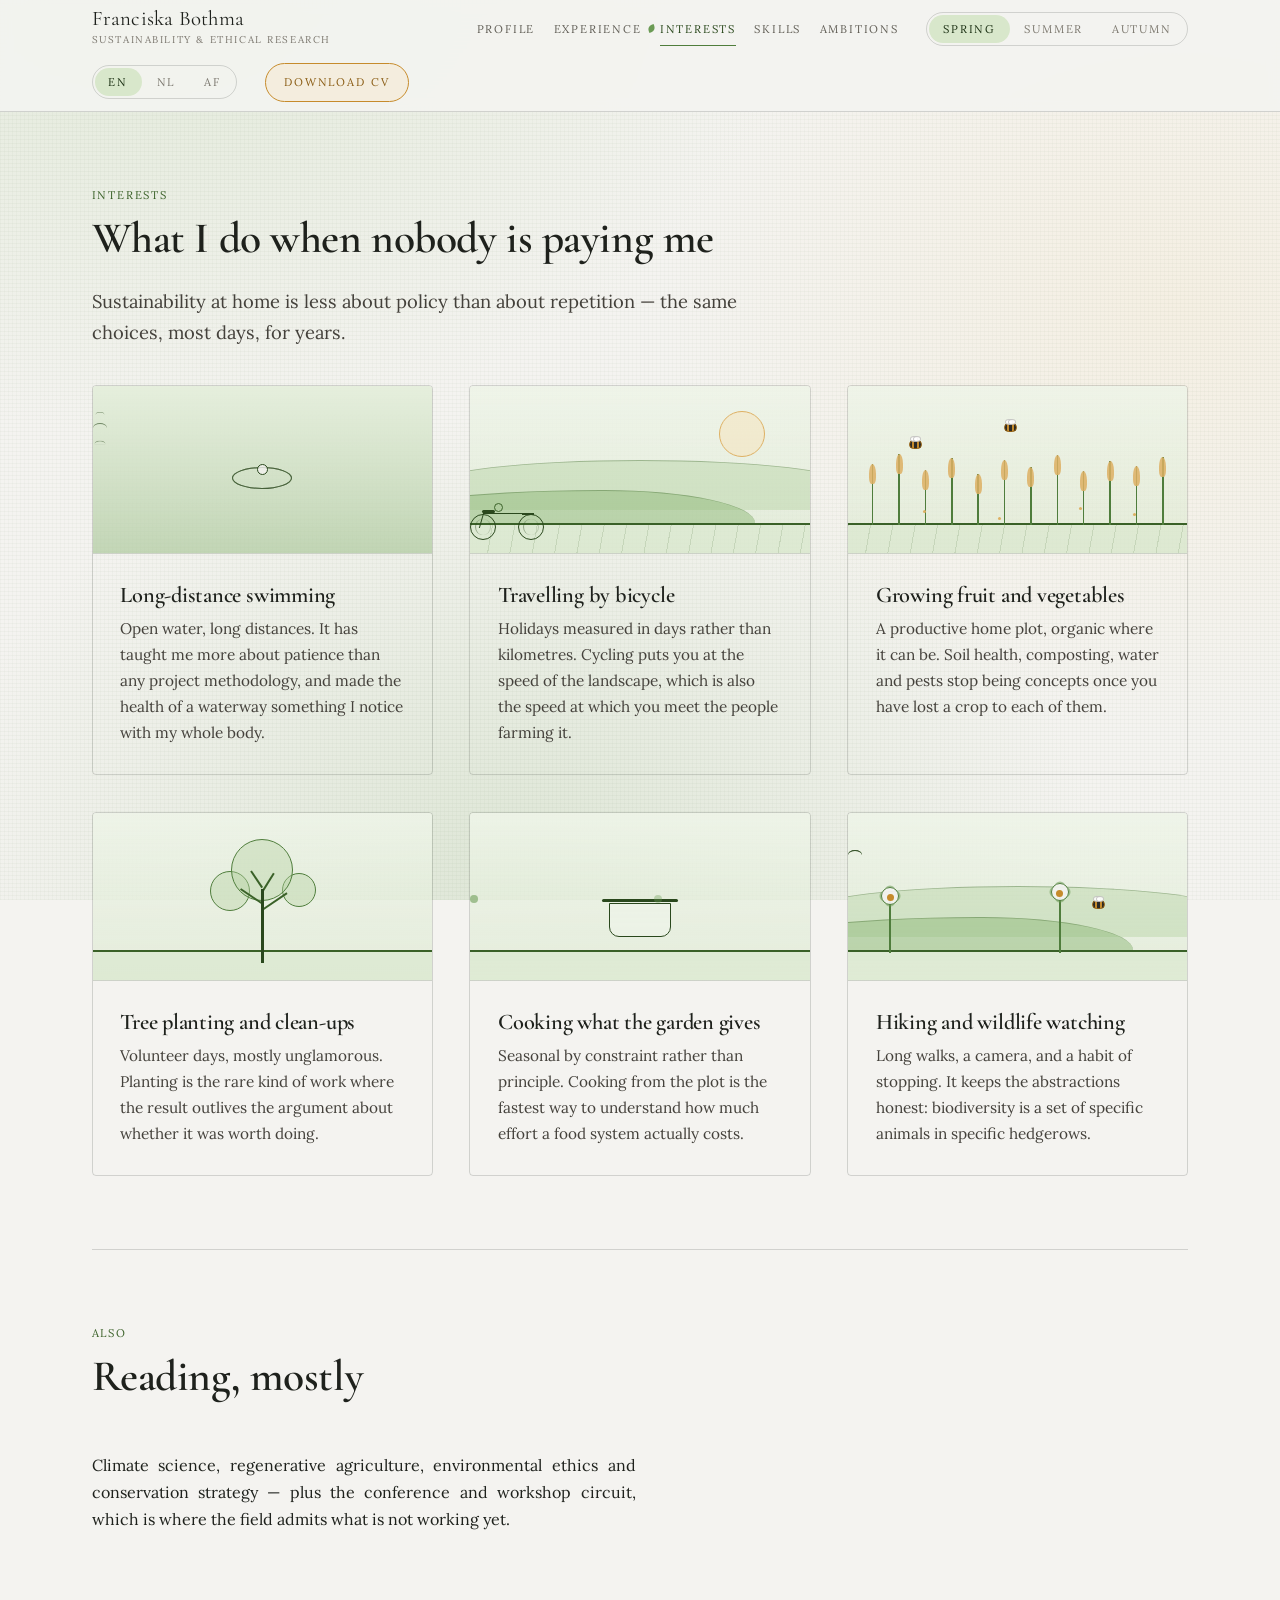
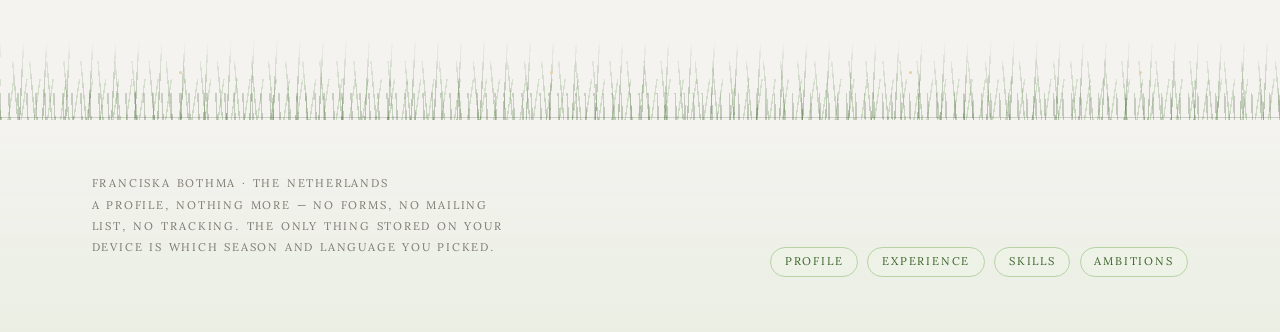
<file: site/interests.html>
<!DOCTYPE html>
<html lang="en">
<head>
  <meta charset="utf-8">
  <meta name="viewport" content="width=device-width, initial-scale=1">
  <title data-i18n="interests.title">Interests — Franciska Bothma</title>
  <meta name="description" content="Open-water swimming, bicycle touring, home food growing and volunteer conservation work." data-i18n-attrs="content:interests.metaDescription">
  <meta name="color-scheme" content="light">
  <link rel="preconnect" href="https://fonts.googleapis.com">
  <link rel="preconnect" href="https://fonts.gstatic.com" crossorigin>
  <link rel="stylesheet" href="https://fonts.googleapis.com/css2?family=Cormorant+Garamond:ital,wght@0,300;0,400;0,500;0,600;1,400&family=Lora:ital,wght@0,400;0,500;1,400&display=swap">
  <link rel="stylesheet" href="css/main.css">
</head>
<body data-season="spring">
  <a class="skip-link" href="#main" data-i18n="common.skipLink">Skip to content</a>

  <header class="site-header">
    <div class="site-header__inner">
      <a class="brand" href="index.html">
        <span class="brand__name">Franciska Bothma</span>
        <span class="brand__role" data-i18n="common.brandRole">Sustainability &amp; ethical research</span>
      </a>

      <button class="nav-toggle" type="button" aria-expanded="false" aria-controls="nav" aria-label="Open menu" data-i18n-attrs="aria-label:common.navToggleAria">
        <span></span><span></span><span></span>
      </button>

      <nav class="nav" id="nav" aria-label="Profile sections" data-i18n-attrs="aria-label:common.navAriaLabel">
        <a class="nav__link" href="index.html" data-i18n="common.navProfile">Profile</a>
        <a class="nav__link" href="experience.html" data-i18n="common.navExperience">Experience</a>
        <a class="nav__link is-current" href="interests.html" aria-current="page" data-i18n="common.navInterests">Interests</a>
        <a class="nav__link" href="skills.html" data-i18n="common.navSkills">Skills</a>
        <a class="nav__link" href="ambitions.html" data-i18n="common.navAmbitions">Ambitions</a>
      </nav>

      <div class="seasons" role="group" aria-label="Change the season" data-i18n-attrs="aria-label:common.seasonsAria">
        <button class="seasons__opt" type="button" data-season="spring" aria-pressed="true" data-i18n="common.seasonSpring">Spring</button>
        <button class="seasons__opt" type="button" data-season="summer" aria-pressed="false" data-i18n="common.seasonSummer">Summer</button>
        <button class="seasons__opt" type="button" data-season="autumn" aria-pressed="false" data-i18n="common.seasonAutumn">Autumn</button>
      </div>

      <div class="langs" role="group" aria-label="Change the language" data-i18n-attrs="aria-label:common.langAria">
        <button class="langs__opt" type="button" data-lang="en" aria-pressed="true">EN</button>
        <button class="langs__opt" type="button" data-lang="nl" aria-pressed="false">NL</button>
        <button class="langs__opt" type="button" data-lang="af" aria-pressed="false">AF</button>
      </div>

      <a class="resume-btn" href="assets/resume/franciska-bothma-resume-en.pdf" download="Franciska Bothma - CV (English).pdf" data-i18n="common.resumeButton" data-i18n-attrs="href:common.resumeHref;download:common.resumeFile;aria-label:common.resumeAria">Download CV</a>
    </div>
    <span class="growline" aria-hidden="true"></span>
  </header>

  <main class="page" id="main">
    <section class="section">
      <div class="section__head reveal" data-reveal>
        <span class="section__kicker" data-i18n="interests.headKicker">Interests</span>
        <h2 data-i18n="interests.headH2">What I do when nobody is paying me</h2>
        <p class="section__lede" data-i18n="interests.headLede">
          Sustainability at home is less about policy than about repetition — the
          same choices, most days, for years.
        </p>
      </div>

      <div class="interests">
      <article class="interest reveal" data-reveal>
        <div class="interest__stage">
          <div class="scene">
            <span class="water" aria-hidden="true"></span>
            <span class="bird" aria-hidden="true"></span><span class="bird" aria-hidden="true"></span><span class="bird" aria-hidden="true"></span>
            <span class="ripple" aria-hidden="true"></span><span class="ripple" aria-hidden="true"></span><span class="ripple" aria-hidden="true"></span>
            <span class="swimmer" aria-hidden="true"></span>
          </div>
        </div>
        <div class="interest__text">
          <h3 class="interest__title" data-i18n="interests.interest1Title">Long-distance swimming</h3>
          <p class="interest__body" data-i18n="interests.interest1Body">Open water, long distances. It has taught me more about patience than any project methodology, and made the health of a waterway something I notice with my whole body.</p>
        </div>
      </article>

      <article class="interest reveal" data-reveal>
        <div class="interest__stage">
          <div class="scene">
            <span class="sun" aria-hidden="true"></span>
            <span class="hill hill--far" aria-hidden="true"></span>
            <span class="hill hill--near" aria-hidden="true"></span>
            <span class="ground" aria-hidden="true"></span>
            <span class="furrows" aria-hidden="true"></span>
            <div class="bike-track" aria-hidden="true"><div class="bike"><span class="bike__wheel bike__wheel--rear"></span><span class="bike__wheel bike__wheel--front"></span><span class="bike__frame"></span><span class="bike__seat"></span><span class="bike__bars"></span><span class="bike__rider"></span></div></div>
          </div>
        </div>
        <div class="interest__text">
          <h3 class="interest__title" data-i18n="interests.interest2Title">Travelling by bicycle</h3>
          <p class="interest__body" data-i18n="interests.interest2Body">Holidays measured in days rather than kilometres. Cycling puts you at the speed of the landscape, which is also the speed at which you meet the people farming it.</p>
        </div>
      </article>

      <article class="interest reveal" data-reveal>
        <div class="interest__stage">
          <div class="scene">
            <span class="ground" aria-hidden="true"></span>
            <span class="furrows" aria-hidden="true"></span>
            <div class="crops" aria-hidden="true"><span class="crop"></span><span class="crop"></span><span class="crop"></span><span class="crop"></span><span class="crop"></span><span class="crop"></span><span class="crop"></span><span class="crop"></span><span class="crop"></span><span class="crop"></span><span class="crop"></span><span class="crop"></span></div>
            <div class="petals" aria-hidden="true"><span class="pollen"></span><span class="pollen"></span><span class="pollen"></span><span class="pollen"></span></div>
            <span class="bee bee--a" aria-hidden="true"><span class="bee__body"></span><span class="bee__wing bee__wing--l"></span><span class="bee__wing bee__wing--r"></span></span><span class="bee bee--c" aria-hidden="true"><span class="bee__body"></span><span class="bee__wing bee__wing--l"></span><span class="bee__wing bee__wing--r"></span></span>
          </div>
        </div>
        <div class="interest__text">
          <h3 class="interest__title" data-i18n="interests.interest3Title">Growing fruit and vegetables</h3>
          <p class="interest__body" data-i18n="interests.interest3Body">A productive home plot, organic where it can be. Soil health, composting, water and pests stop being concepts once you have lost a crop to each of them.</p>
        </div>
      </article>

      <article class="interest reveal" data-reveal>
        <div class="interest__stage">
          <div class="scene">
            <span class="ground" aria-hidden="true"></span>
            <div class="tree" aria-hidden="true"><span class="tree__canopy tree__canopy--2"></span><span class="tree__canopy tree__canopy--3"></span><span class="tree__canopy tree__canopy--1"></span><span class="tree__branch tree__branch--1"></span><span class="tree__branch tree__branch--2"></span><span class="tree__branch tree__branch--3"></span><span class="tree__branch tree__branch--4"></span><span class="tree__trunk"></span></div>
            <div class="petals" aria-hidden="true"><span class="petal"></span><span class="petal"></span><span class="petal"></span><span class="petal"></span><span class="petal"></span><span class="petal"></span><span class="petal"></span></div>
          </div>
        </div>
        <div class="interest__text">
          <h3 class="interest__title" data-i18n="interests.interest4Title">Tree planting and clean-ups</h3>
          <p class="interest__body" data-i18n="interests.interest4Body">Volunteer days, mostly unglamorous. Planting is the rare kind of work where the result outlives the argument about whether it was worth doing.</p>
        </div>
      </article>

      <article class="interest reveal" data-reveal>
        <div class="interest__stage">
          <div class="scene">
            <span class="ground" aria-hidden="true"></span>
            <span class="pot" aria-hidden="true"></span>
            <span class="steam" aria-hidden="true"></span><span class="steam" aria-hidden="true"></span><span class="steam" aria-hidden="true"></span>
          </div>
        </div>
        <div class="interest__text">
          <h3 class="interest__title" data-i18n="interests.interest5Title">Cooking what the garden gives</h3>
          <p class="interest__body" data-i18n="interests.interest5Body">Seasonal by constraint rather than principle. Cooking from the plot is the fastest way to understand how much effort a food system actually costs.</p>
        </div>
      </article>

      <article class="interest reveal" data-reveal>
        <div class="interest__stage">
          <div class="scene">
            <span class="hill hill--far" aria-hidden="true"></span>
            <span class="hill hill--near" aria-hidden="true"></span>
            <span class="ground" aria-hidden="true"></span>
            <span class="bird" aria-hidden="true"></span><span class="bird" aria-hidden="true"></span><span class="bird" aria-hidden="true"></span>
            <span class="flower flower--1" aria-hidden="true"></span>
            <span class="flower flower--3" aria-hidden="true"></span>
            <span class="bee bee--b" aria-hidden="true"><span class="bee__body"></span><span class="bee__wing bee__wing--l"></span><span class="bee__wing bee__wing--r"></span></span>
          </div>
        </div>
        <div class="interest__text">
          <h3 class="interest__title" data-i18n="interests.interest6Title">Hiking and wildlife watching</h3>
          <p class="interest__body" data-i18n="interests.interest6Body">Long walks, a camera, and a habit of stopping. It keeps the abstractions honest: biodiversity is a set of specific animals in specific hedgerows.</p>
        </div>
      </article>
      </div>
    </section>

    <section class="section" data-reveal>
      <div class="section__head reveal">
        <span class="section__kicker" data-i18n="interests.readingKicker">Also</span>
        <h2 data-i18n="interests.readingH2">Reading, mostly</h2>
      </div>
      <div class="prose reveal">
        <p data-i18n="interests.readingP">
          Climate science, regenerative agriculture, environmental ethics and
          conservation strategy — plus the conference and workshop circuit, which is
          where the field admits what is not working yet.
        </p>
      </div>
    </section>

  </main>

  <footer class="site-footer">
    <div class="meadow" aria-hidden="true">
      <span class="meadow__seed"></span><span class="meadow__seed"></span><span class="meadow__seed"></span><span class="meadow__seed"></span>
    </div>
    <div class="site-footer__inner">
      <p class="site-footer__note" data-i18n-html="common.footerNote">
        Franciska Bothma · The Netherlands<br>
        A profile, nothing more — no forms, no mailing list, no tracking.
        The only thing stored on your device is which season you picked.
      </p>
      <nav class="tags" aria-label="Profile sections" data-i18n-attrs="aria-label:common.navAriaLabel">
        <a class="tag" href="index.html" data-i18n="common.navProfile">Profile</a>
        <a class="tag" href="experience.html" data-i18n="common.navExperience">Experience</a>
        <a class="tag" href="skills.html" data-i18n="common.navSkills">Skills</a>
        <a class="tag" href="ambitions.html" data-i18n="common.navAmbitions">Ambitions</a>
      </nav>
    </div>
  </footer>

  <script src="js/i18n.js" defer></script>
  <script src="js/main.js" defer></script>
</body>
</html>
</file>
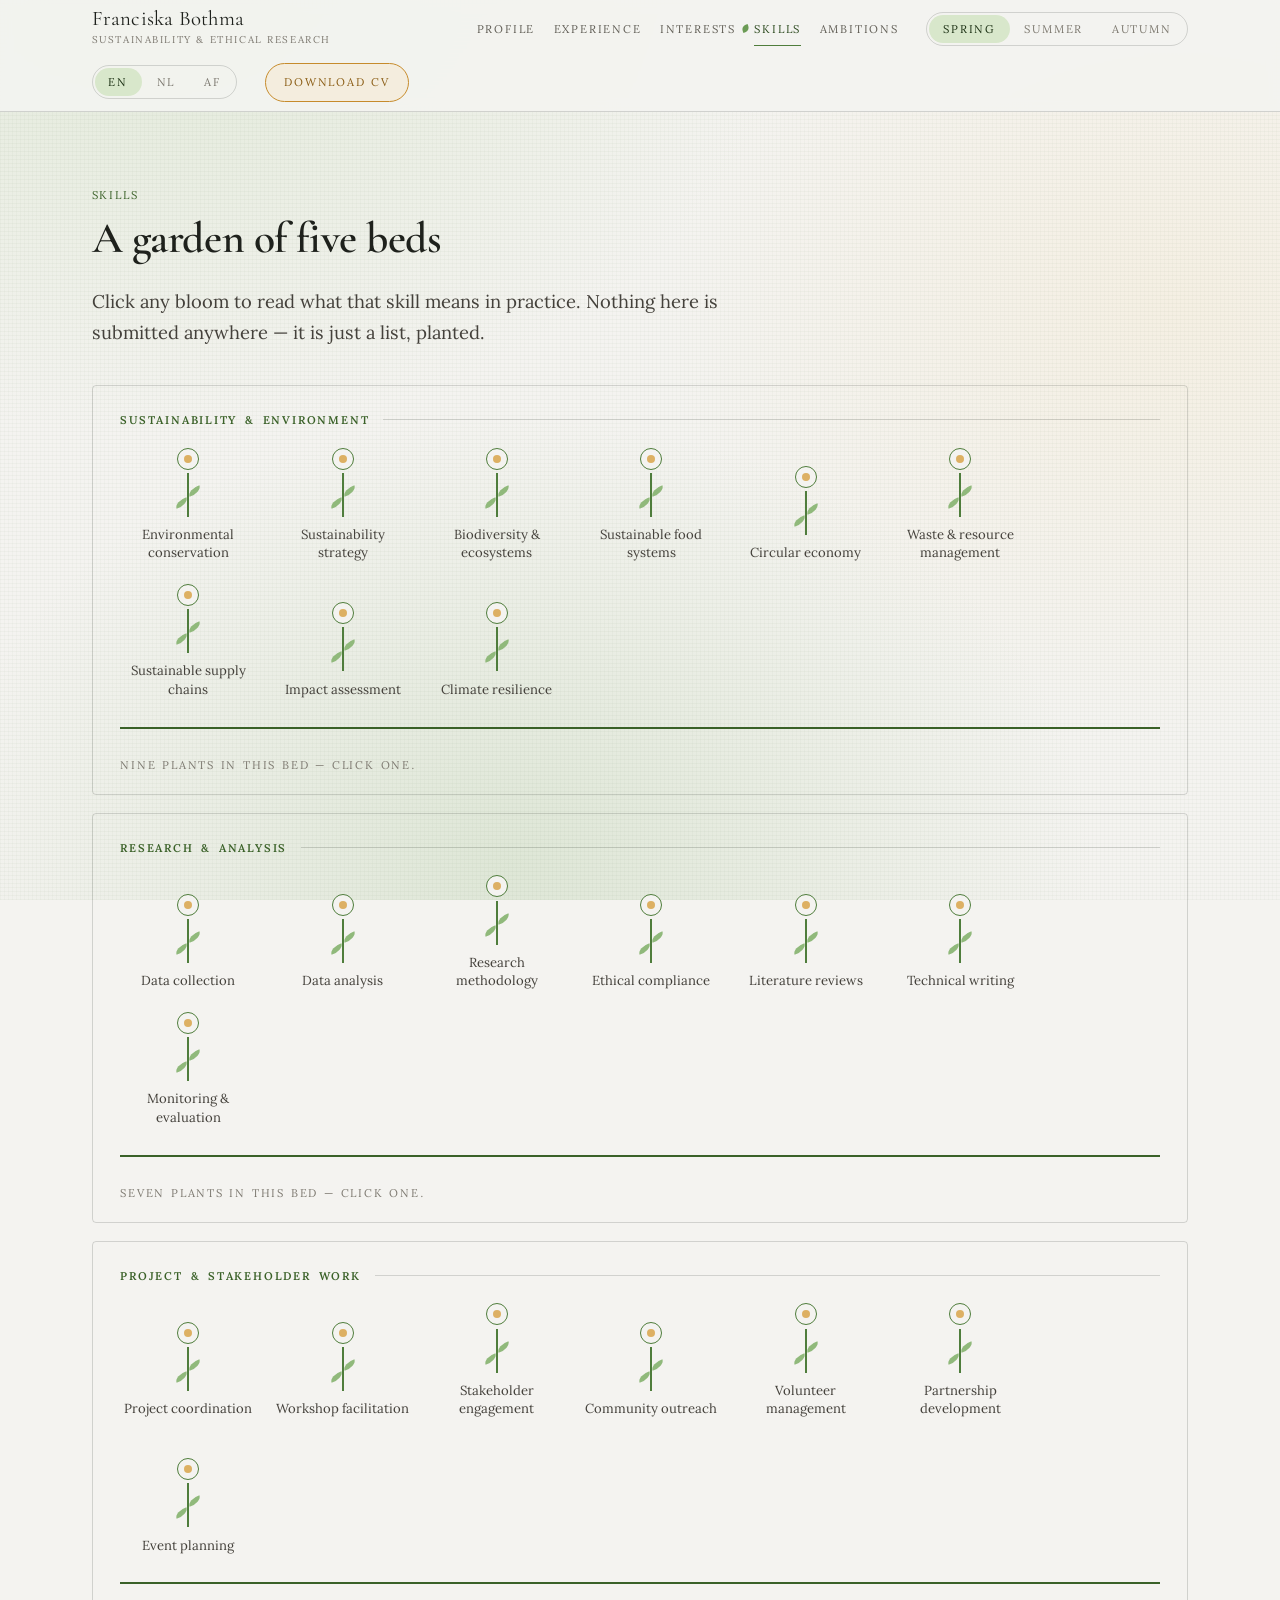
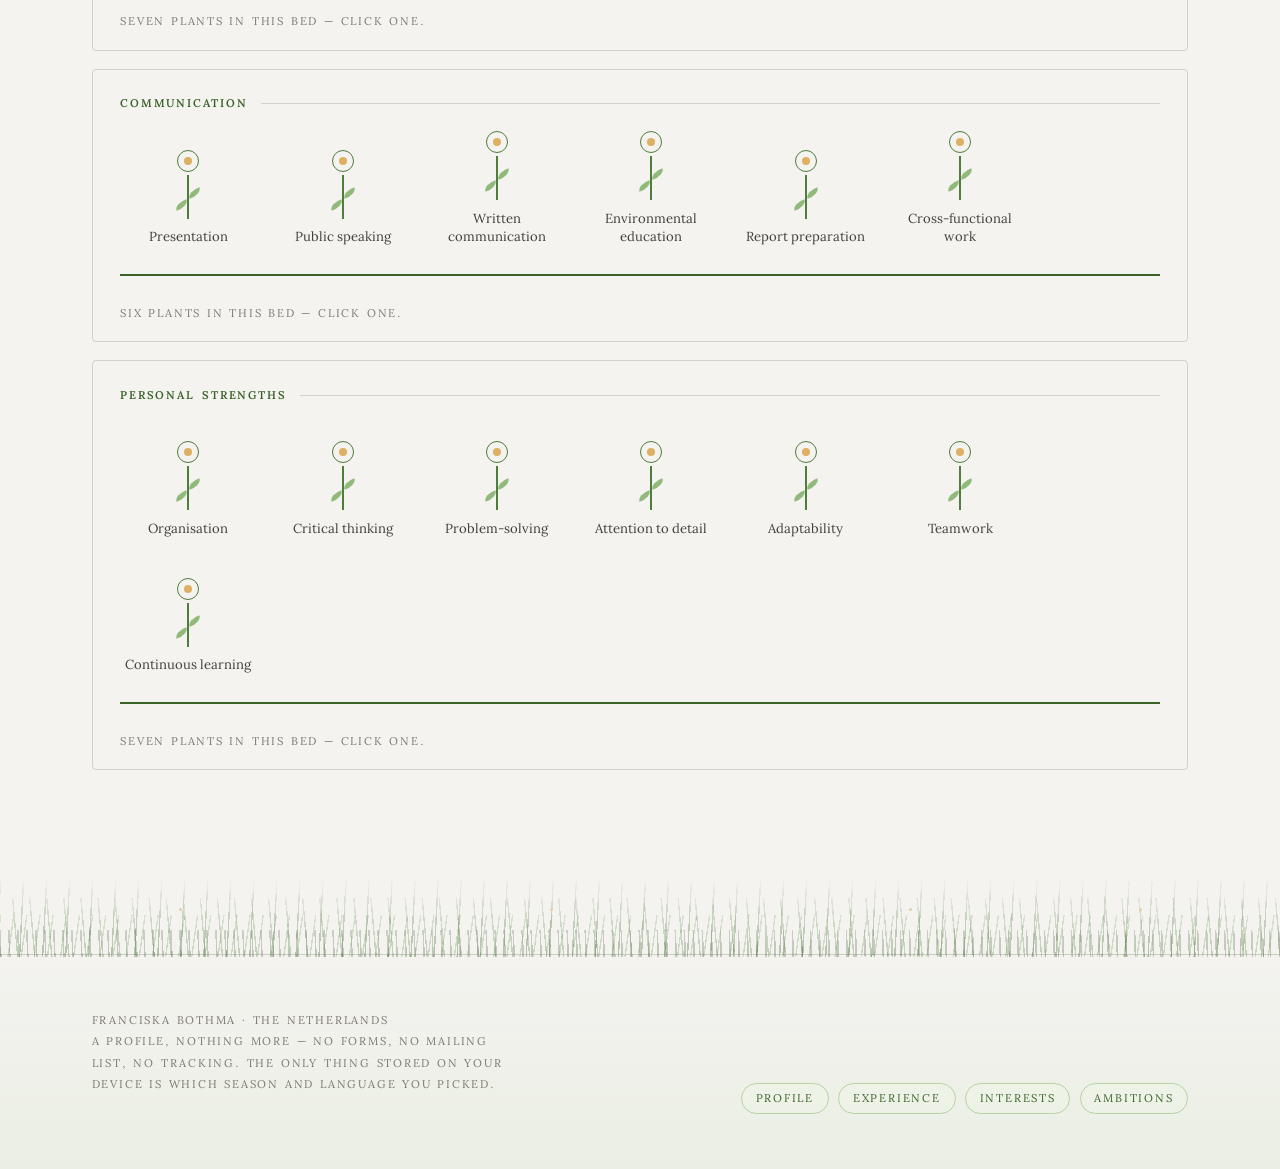
<file: site/skills.html>
<!DOCTYPE html>
<html lang="en">
<head>
  <meta charset="utf-8">
  <meta name="viewport" content="width=device-width, initial-scale=1">
  <title data-i18n="skills.title">Skills — Franciska Bothma</title>
  <meta name="description" content="Sustainability, research, project and communication skills, planted as a garden." data-i18n-attrs="content:skills.metaDescription">
  <meta name="color-scheme" content="light">
  <link rel="preconnect" href="https://fonts.googleapis.com">
  <link rel="preconnect" href="https://fonts.gstatic.com" crossorigin>
  <link rel="stylesheet" href="https://fonts.googleapis.com/css2?family=Cormorant+Garamond:ital,wght@0,300;0,400;0,500;0,600;1,400&family=Lora:ital,wght@0,400;0,500;1,400&display=swap">
  <link rel="stylesheet" href="css/main.css">
</head>
<body data-season="spring">
  <a class="skip-link" href="#main" data-i18n="common.skipLink">Skip to content</a>

  <header class="site-header">
    <div class="site-header__inner">
      <a class="brand" href="index.html">
        <span class="brand__name">Franciska Bothma</span>
        <span class="brand__role" data-i18n="common.brandRole">Sustainability &amp; ethical research</span>
      </a>

      <button class="nav-toggle" type="button" aria-expanded="false" aria-controls="nav" aria-label="Open menu" data-i18n-attrs="aria-label:common.navToggleAria">
        <span></span><span></span><span></span>
      </button>

      <nav class="nav" id="nav" aria-label="Profile sections" data-i18n-attrs="aria-label:common.navAriaLabel">
        <a class="nav__link" href="index.html" data-i18n="common.navProfile">Profile</a>
        <a class="nav__link" href="experience.html" data-i18n="common.navExperience">Experience</a>
        <a class="nav__link" href="interests.html" data-i18n="common.navInterests">Interests</a>
        <a class="nav__link is-current" href="skills.html" aria-current="page" data-i18n="common.navSkills">Skills</a>
        <a class="nav__link" href="ambitions.html" data-i18n="common.navAmbitions">Ambitions</a>
      </nav>

      <div class="seasons" role="group" aria-label="Change the season" data-i18n-attrs="aria-label:common.seasonsAria">
        <button class="seasons__opt" type="button" data-season="spring" aria-pressed="true" data-i18n="common.seasonSpring">Spring</button>
        <button class="seasons__opt" type="button" data-season="summer" aria-pressed="false" data-i18n="common.seasonSummer">Summer</button>
        <button class="seasons__opt" type="button" data-season="autumn" aria-pressed="false" data-i18n="common.seasonAutumn">Autumn</button>
      </div>

      <div class="langs" role="group" aria-label="Change the language" data-i18n-attrs="aria-label:common.langAria">
        <button class="langs__opt" type="button" data-lang="en" aria-pressed="true">EN</button>
        <button class="langs__opt" type="button" data-lang="nl" aria-pressed="false">NL</button>
        <button class="langs__opt" type="button" data-lang="af" aria-pressed="false">AF</button>
      </div>

      <a class="resume-btn" href="assets/resume/franciska-bothma-resume-en.pdf" download="Franciska Bothma - CV (English).pdf" data-i18n="common.resumeButton" data-i18n-attrs="href:common.resumeHref;download:common.resumeFile;aria-label:common.resumeAria">Download CV</a>
    </div>
    <span class="growline" aria-hidden="true"></span>
  </header>

  <main class="page" id="main">
    <section class="section">
      <div class="section__head reveal" data-reveal>
        <span class="section__kicker" data-i18n="skills.headKicker">Skills</span>
        <h2 data-i18n="skills.headH2">A garden of five beds</h2>
        <p class="section__lede" data-i18n="skills.headLede">
          Click any bloom to read what that skill means in practice. Nothing here is
          submitted anywhere — it is just a list, planted.
        </p>
      </div>

      <div class="garden">
      <section class="bed reveal" data-reveal>
        <h3 class="bed__label" data-i18n="skills.bed1Label">Sustainability &amp; environment</h3>
        <div class="bed__row">
          <button class="plant" type="button" aria-pressed="false" data-note="Conservation principles applied to real sites: what to protect first, and what recovers on its own." data-i18n-attrs="data-note:skills.bed1Plant1Note">
            <span class="plant__bloom" aria-hidden="true"></span>
            <span class="plant__stalk" aria-hidden="true"></span>
            <span class="plant__name" data-i18n="skills.bed1Plant1">Environmental conservation</span>
          </button>
          <button class="plant" type="button" aria-pressed="false" data-note="Turning a broad commitment into a sequence of projects with owners and dates." data-i18n-attrs="data-note:skills.bed1Plant2Note">
            <span class="plant__bloom" aria-hidden="true"></span>
            <span class="plant__stalk" aria-hidden="true"></span>
            <span class="plant__name" data-i18n="skills.bed1Plant2">Sustainability strategy</span>
          </button>
          <button class="plant" type="button" aria-pressed="false" data-note="Reading a landscape for what lives in it, and what a change would cost each species." data-i18n-attrs="data-note:skills.bed1Plant3Note">
            <span class="plant__bloom" aria-hidden="true"></span>
            <span class="plant__stalk" aria-hidden="true"></span>
            <span class="plant__name" data-i18n="skills.bed1Plant3">Biodiversity &amp; ecosystems</span>
          </button>
          <button class="plant" type="button" aria-pressed="false" data-note="From soil and sourcing through to waste — the part of sustainability I know best." data-i18n-attrs="data-note:skills.bed1Plant4Note">
            <span class="plant__bloom" aria-hidden="true"></span>
            <span class="plant__stalk" aria-hidden="true"></span>
            <span class="plant__name" data-i18n="skills.bed1Plant4">Sustainable food systems</span>
          </button>
          <button class="plant" type="button" aria-pressed="false" data-note="Designing material out of the waste stream instead of paying to remove it." data-i18n-attrs="data-note:skills.bed1Plant5Note">
            <span class="plant__bloom" aria-hidden="true"></span>
            <span class="plant__stalk" aria-hidden="true"></span>
            <span class="plant__name" data-i18n="skills.bed1Plant5">Circular economy</span>
          </button>
          <button class="plant" type="button" aria-pressed="false" data-note="Finding the process change that removes the waste, not the bin that hides it." data-i18n-attrs="data-note:skills.bed1Plant6Note">
            <span class="plant__bloom" aria-hidden="true"></span>
            <span class="plant__stalk" aria-hidden="true"></span>
            <span class="plant__name" data-i18n="skills.bed1Plant6">Waste &amp; resource management</span>
          </button>
          <button class="plant" type="button" aria-pressed="false" data-note="Responsible sourcing: knowing who is two tiers down, and on what terms." data-i18n-attrs="data-note:skills.bed1Plant7Note">
            <span class="plant__bloom" aria-hidden="true"></span>
            <span class="plant__stalk" aria-hidden="true"></span>
            <span class="plant__name" data-i18n="skills.bed1Plant7">Sustainable supply chains</span>
          </button>
          <button class="plant" type="button" aria-pressed="false" data-note="Supporting environmental impact work with defensible baselines and clear limits." data-i18n-attrs="data-note:skills.bed1Plant8Note">
            <span class="plant__bloom" aria-hidden="true"></span>
            <span class="plant__stalk" aria-hidden="true"></span>
            <span class="plant__name" data-i18n="skills.bed1Plant8">Impact assessment</span>
          </button>
          <button class="plant" type="button" aria-pressed="false" data-note="Adaptation planning for organisations whose sites and supply lines are already exposed." data-i18n-attrs="data-note:skills.bed1Plant9Note">
            <span class="plant__bloom" aria-hidden="true"></span>
            <span class="plant__stalk" aria-hidden="true"></span>
            <span class="plant__name" data-i18n="skills.bed1Plant9">Climate resilience</span>
          </button>
        </div>
        <p class="garden-note" aria-live="polite" data-i18n="skills.bed1Idle" data-idle="Nine plants in this bed — click one.">Nine plants in this bed — click one.</p>
      </section>

      <section class="bed reveal" data-reveal>
        <h3 class="bed__label" data-i18n="skills.bed2Label">Research &amp; analysis</h3>
        <div class="bed__row">
          <button class="plant" type="button" aria-pressed="false" data-note="Field and survey data gathered so it stays comparable across seasons and people." data-i18n-attrs="data-note:skills.bed2Plant1Note">
            <span class="plant__bloom" aria-hidden="true"></span>
            <span class="plant__stalk" aria-hidden="true"></span>
            <span class="plant__name" data-i18n="skills.bed2Plant1">Data collection</span>
          </button>
          <button class="plant" type="button" aria-pressed="false" data-note="Quantitative and qualitative work, with the uncertainty stated rather than smoothed." data-i18n-attrs="data-note:skills.bed2Plant2Note">
            <span class="plant__bloom" aria-hidden="true"></span>
            <span class="plant__stalk" aria-hidden="true"></span>
            <span class="plant__name" data-i18n="skills.bed2Plant2">Data analysis</span>
          </button>
          <button class="plant" type="button" aria-pressed="false" data-note="Choosing a design that can actually answer the question being asked." data-i18n-attrs="data-note:skills.bed2Plant3Note">
            <span class="plant__bloom" aria-hidden="true"></span>
            <span class="plant__stalk" aria-hidden="true"></span>
            <span class="plant__name" data-i18n="skills.bed2Plant3">Research methodology</span>
          </button>
          <button class="plant" type="button" aria-pressed="false" data-note="Consent, data handling and review standards designed in at the start." data-i18n-attrs="data-note:skills.bed2Plant4Note">
            <span class="plant__bloom" aria-hidden="true"></span>
            <span class="plant__stalk" aria-hidden="true"></span>
            <span class="plant__name" data-i18n="skills.bed2Plant4">Ethical compliance</span>
          </button>
          <button class="plant" type="button" aria-pressed="false" data-note="Finding what is already known before spending funding on rediscovering it." data-i18n-attrs="data-note:skills.bed2Plant5Note">
            <span class="plant__bloom" aria-hidden="true"></span>
            <span class="plant__stalk" aria-hidden="true"></span>
            <span class="plant__name" data-i18n="skills.bed2Plant5">Literature reviews</span>
          </button>
          <button class="plant" type="button" aria-pressed="false" data-note="Reports and publications that a specialist and a board can both read." data-i18n-attrs="data-note:skills.bed2Plant6Note">
            <span class="plant__bloom" aria-hidden="true"></span>
            <span class="plant__stalk" aria-hidden="true"></span>
            <span class="plant__name" data-i18n="skills.bed2Plant6">Technical writing</span>
          </button>
          <button class="plant" type="button" aria-pressed="false" data-note="Measuring whether the intervention worked, on a timescale that can tell." data-i18n-attrs="data-note:skills.bed2Plant7Note">
            <span class="plant__bloom" aria-hidden="true"></span>
            <span class="plant__stalk" aria-hidden="true"></span>
            <span class="plant__name" data-i18n="skills.bed2Plant7">Monitoring &amp; evaluation</span>
          </button>
        </div>
        <p class="garden-note" aria-live="polite" data-i18n="skills.bed2Idle" data-idle="Seven plants in this bed — click one.">Seven plants in this bed — click one.</p>
      </section>

      <section class="bed reveal" data-reveal>
        <h3 class="bed__label" data-i18n="skills.bed3Label">Project &amp; stakeholder work</h3>
        <div class="bed__row">
          <button class="plant" type="button" aria-pressed="false" data-note="Keeping multi-party environmental projects on scope, budget and speaking terms." data-i18n-attrs="data-note:skills.bed3Plant1Note">
            <span class="plant__bloom" aria-hidden="true"></span>
            <span class="plant__stalk" aria-hidden="true"></span>
            <span class="plant__name" data-i18n="skills.bed3Plant1">Project coordination</span>
          </button>
          <button class="plant" type="button" aria-pressed="false" data-note="Sessions where the difficult trade-off gets discussed rather than deferred." data-i18n-attrs="data-note:skills.bed3Plant2Note">
            <span class="plant__bloom" aria-hidden="true"></span>
            <span class="plant__stalk" aria-hidden="true"></span>
            <span class="plant__name" data-i18n="skills.bed3Plant2">Workshop facilitation</span>
          </button>
          <button class="plant" type="button" aria-pressed="false" data-note="Growers, residents, funders and regulators — each needing a different conversation." data-i18n-attrs="data-note:skills.bed3Plant3Note">
            <span class="plant__bloom" aria-hidden="true"></span>
            <span class="plant__stalk" aria-hidden="true"></span>
            <span class="plant__name" data-i18n="skills.bed3Plant3">Stakeholder engagement</span>
          </button>
          <button class="plant" type="button" aria-pressed="false" data-note="Programmes that people join because they were asked, not told." data-i18n-attrs="data-note:skills.bed3Plant4Note">
            <span class="plant__bloom" aria-hidden="true"></span>
            <span class="plant__stalk" aria-hidden="true"></span>
            <span class="plant__name" data-i18n="skills.bed3Plant4">Community outreach</span>
          </button>
          <button class="plant" type="button" aria-pressed="false" data-note="Recruiting, briefing and keeping volunteers, which mostly means respecting their time." data-i18n-attrs="data-note:skills.bed3Plant5Note">
            <span class="plant__bloom" aria-hidden="true"></span>
            <span class="plant__stalk" aria-hidden="true"></span>
            <span class="plant__name" data-i18n="skills.bed3Plant5">Volunteer management</span>
          </button>
          <button class="plant" type="button" aria-pressed="false" data-note="Building the local partnerships that outlast the project that created them." data-i18n-attrs="data-note:skills.bed3Plant6Note">
            <span class="plant__bloom" aria-hidden="true"></span>
            <span class="plant__stalk" aria-hidden="true"></span>
            <span class="plant__name" data-i18n="skills.bed3Plant6">Partnership development</span>
          </button>
          <button class="plant" type="button" aria-pressed="false" data-note="Field days, workshops and conferences, run to a standard that reflects the subject." data-i18n-attrs="data-note:skills.bed3Plant7Note">
            <span class="plant__bloom" aria-hidden="true"></span>
            <span class="plant__stalk" aria-hidden="true"></span>
            <span class="plant__name" data-i18n="skills.bed3Plant7">Event planning</span>
          </button>
        </div>
        <p class="garden-note" aria-live="polite" data-i18n="skills.bed3Idle" data-idle="Seven plants in this bed — click one.">Seven plants in this bed — click one.</p>
      </section>

      <section class="bed reveal" data-reveal>
        <h3 class="bed__label" data-i18n="skills.bed4Label">Communication</h3>
        <div class="bed__row">
          <button class="plant" type="button" aria-pressed="false" data-note="Findings framed for the decision in front of the audience." data-i18n-attrs="data-note:skills.bed4Plant1Note">
            <span class="plant__bloom" aria-hidden="true"></span>
            <span class="plant__stalk" aria-hidden="true"></span>
            <span class="plant__name" data-i18n="skills.bed4Plant1">Presentation</span>
          </button>
          <button class="plant" type="button" aria-pressed="false" data-note="Conference sessions, community meetings and the awkward questions after." data-i18n-attrs="data-note:skills.bed4Plant2Note">
            <span class="plant__bloom" aria-hidden="true"></span>
            <span class="plant__stalk" aria-hidden="true"></span>
            <span class="plant__name" data-i18n="skills.bed4Plant2">Public speaking</span>
          </button>
          <button class="plant" type="button" aria-pressed="false" data-note="Plain language for technical material, without losing the caveats." data-i18n-attrs="data-note:skills.bed4Plant3Note">
            <span class="plant__bloom" aria-hidden="true"></span>
            <span class="plant__stalk" aria-hidden="true"></span>
            <span class="plant__name" data-i18n="skills.bed4Plant3">Written communication</span>
          </button>
          <button class="plant" type="button" aria-pressed="false" data-note="Teaching food growing and sustainability to school groups and adults." data-i18n-attrs="data-note:skills.bed4Plant4Note">
            <span class="plant__bloom" aria-hidden="true"></span>
            <span class="plant__stalk" aria-hidden="true"></span>
            <span class="plant__name" data-i18n="skills.bed4Plant4">Environmental education</span>
          </button>
          <button class="plant" type="button" aria-pressed="false" data-note="Client and funder reporting built on a repeatable evidence trail." data-i18n-attrs="data-note:skills.bed4Plant5Note">
            <span class="plant__bloom" aria-hidden="true"></span>
            <span class="plant__stalk" aria-hidden="true"></span>
            <span class="plant__name" data-i18n="skills.bed4Plant5">Report preparation</span>
          </button>
          <button class="plant" type="button" aria-pressed="false" data-note="Sitting between science, operations and communications teams." data-i18n-attrs="data-note:skills.bed4Plant6Note">
            <span class="plant__bloom" aria-hidden="true"></span>
            <span class="plant__stalk" aria-hidden="true"></span>
            <span class="plant__name" data-i18n="skills.bed4Plant6">Cross-functional work</span>
          </button>
        </div>
        <p class="garden-note" aria-live="polite" data-i18n="skills.bed4Idle" data-idle="Six plants in this bed — click one.">Six plants in this bed — click one.</p>
      </section>

      <section class="bed reveal" data-reveal>
        <h3 class="bed__label" data-i18n="skills.bed5Label">Personal strengths</h3>
        <div class="bed__row">
          <button class="plant" type="button" aria-pressed="false" data-note="Several projects, several partners, one reliable set of records." data-i18n-attrs="data-note:skills.bed5Plant1Note">
            <span class="plant__bloom" aria-hidden="true"></span>
            <span class="plant__stalk" aria-hidden="true"></span>
            <span class="plant__name" data-i18n="skills.bed5Plant1">Organisation</span>
          </button>
          <button class="plant" type="button" aria-pressed="false" data-note="Asking what would have to be true for a claim to hold." data-i18n-attrs="data-note:skills.bed5Plant2Note">
            <span class="plant__bloom" aria-hidden="true"></span>
            <span class="plant__stalk" aria-hidden="true"></span>
            <span class="plant__name" data-i18n="skills.bed5Plant2">Critical thinking</span>
          </button>
          <button class="plant" type="button" aria-pressed="false" data-note="Practical fixes for constrained sites, budgets and seasons." data-i18n-attrs="data-note:skills.bed5Plant3Note">
            <span class="plant__bloom" aria-hidden="true"></span>
            <span class="plant__stalk" aria-hidden="true"></span>
            <span class="plant__name" data-i18n="skills.bed5Plant3">Problem-solving</span>
          </button>
          <button class="plant" type="button" aria-pressed="false" data-note="The kind that matters when the data will be audited." data-i18n-attrs="data-note:skills.bed5Plant4Note">
            <span class="plant__bloom" aria-hidden="true"></span>
            <span class="plant__stalk" aria-hidden="true"></span>
            <span class="plant__name" data-i18n="skills.bed5Plant4">Attention to detail</span>
          </button>
          <button class="plant" type="button" aria-pressed="false" data-note="Field conditions, funding and weather all change the plan." data-i18n-attrs="data-note:skills.bed5Plant5Note">
            <span class="plant__bloom" aria-hidden="true"></span>
            <span class="plant__stalk" aria-hidden="true"></span>
            <span class="plant__name" data-i18n="skills.bed5Plant5">Adaptability</span>
          </button>
          <button class="plant" type="button" aria-pressed="false" data-note="Most environmental progress is other people&rsquo;s work, supported well." data-i18n-attrs="data-note:skills.bed5Plant6Note">
            <span class="plant__bloom" aria-hidden="true"></span>
            <span class="plant__stalk" aria-hidden="true"></span>
            <span class="plant__name" data-i18n="skills.bed5Plant6">Teamwork</span>
          </button>
          <button class="plant" type="button" aria-pressed="false" data-note="Workshops, reading, and time spent with people who know more." data-i18n-attrs="data-note:skills.bed5Plant7Note">
            <span class="plant__bloom" aria-hidden="true"></span>
            <span class="plant__stalk" aria-hidden="true"></span>
            <span class="plant__name" data-i18n="skills.bed5Plant7">Continuous learning</span>
          </button>
        </div>
        <p class="garden-note" aria-live="polite" data-i18n="skills.bed5Idle" data-idle="Seven plants in this bed — click one.">Seven plants in this bed — click one.</p>
      </section>
      </div>
    </section>

  </main>

  <footer class="site-footer">
    <div class="meadow" aria-hidden="true">
      <span class="meadow__seed"></span><span class="meadow__seed"></span><span class="meadow__seed"></span><span class="meadow__seed"></span>
    </div>
    <div class="site-footer__inner">
      <p class="site-footer__note" data-i18n-html="common.footerNote">
        Franciska Bothma · The Netherlands<br>
        A profile, nothing more — no forms, no mailing list, no tracking.
        The only thing stored on your device is which season you picked.
      </p>
      <nav class="tags" aria-label="Profile sections" data-i18n-attrs="aria-label:common.navAriaLabel">
        <a class="tag" href="index.html" data-i18n="common.navProfile">Profile</a>
        <a class="tag" href="experience.html" data-i18n="common.navExperience">Experience</a>
        <a class="tag" href="interests.html" data-i18n="common.navInterests">Interests</a>
        <a class="tag" href="ambitions.html" data-i18n="common.navAmbitions">Ambitions</a>
      </nav>
    </div>
  </footer>

  <script src="js/i18n.js" defer></script>
  <script src="js/main.js" defer></script>
</body>
</html>
</file>
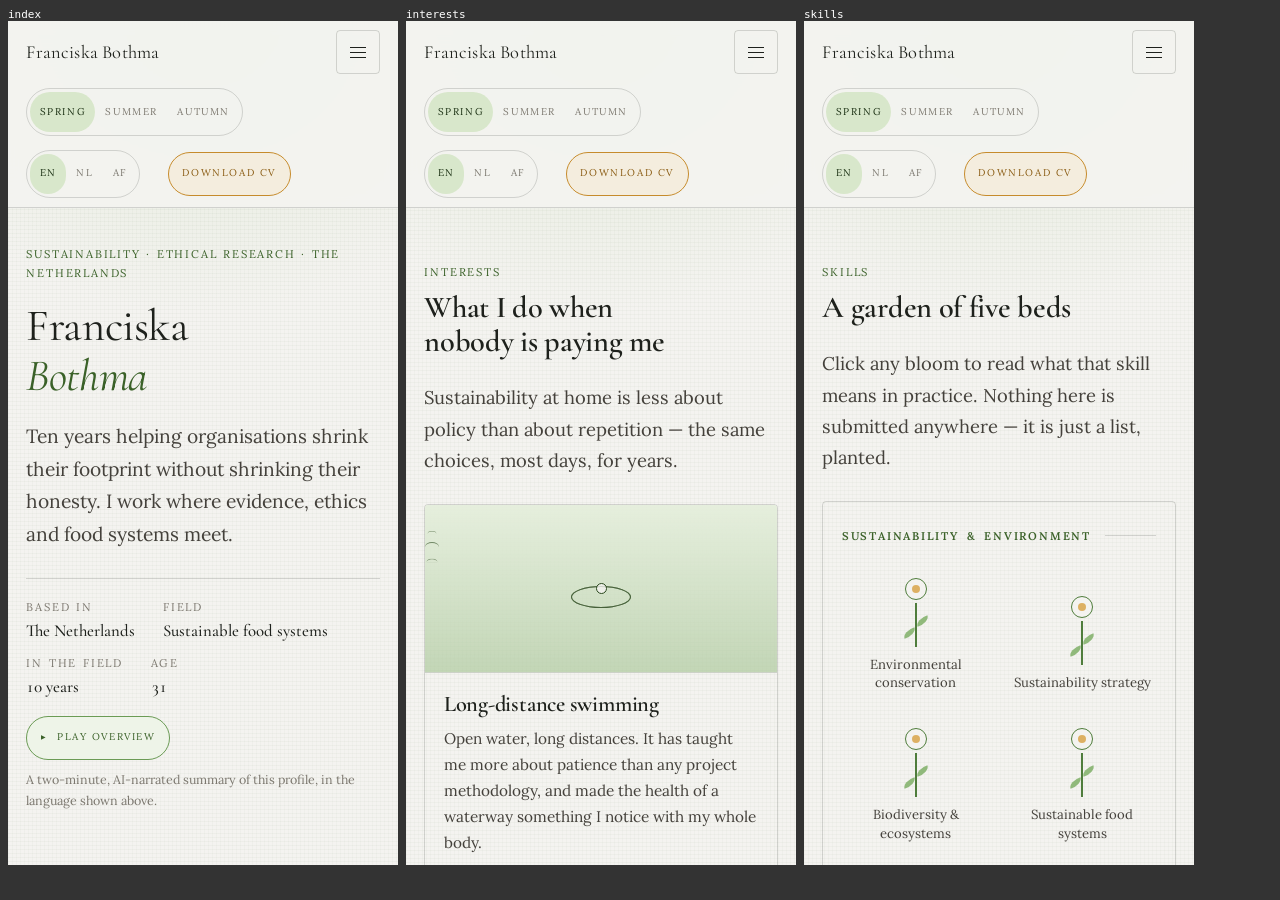
<file: site/_dev/mobile-check.html>
<!DOCTYPE html>
<html lang="en">
<head>
<meta charset="utf-8">
<title>Mobile check</title>
<style>
  body { margin: 0; background: #333; display: flex; gap: 8px; padding: 8px; font: 11px monospace; color: #fff; }
  figure { margin: 0; }
  iframe { width: 390px; height: 844px; border: 0; background: #fff; }
</style>
</head>
<body>
  <figure><figcaption>index</figcaption><iframe src="../index.html"></iframe></figure>
  <figure><figcaption>interests</figcaption><iframe src="../interests.html"></iframe></figure>
  <figure><figcaption>skills</figcaption><iframe src="../skills.html"></iframe></figure>
</body>
</html>
</file>
<file: site/css/main.css>
/* Franceska Bothma — online profile
   Compiled from scss/main.scss  (sass scss/main.scss css/main.css --style=expanded)
   Edit the SCSS, not this file. */

/* ===== tokens ===== */

/* ===== mixins ===== */

/* ===== base ===== */

*, *::before, *::after { box-sizing: border-box; }

html {
  scroll-behavior: smooth;
  -webkit-text-size-adjust: 100%;
  text-size-adjust: 100%;
}

body {
  margin: 0;
  background-color: #f4f3f0;
  background-image:
    repeating-linear-gradient(0deg, rgba(58, 97, 40, 0.035) 0 1px, transparent 1px 4px),
    repeating-linear-gradient(90deg, rgba(58, 97, 40, 0.028) 0 1px, transparent 1px 4px),
    radial-gradient(58rem 42rem at 12% -4%, rgba(183, 211, 164, 0.32), transparent 70%),
    radial-gradient(46rem 38rem at 92% 34%, rgba(246, 227, 189, 0.26), transparent 70%),
    radial-gradient(52rem 40rem at 40% 96%, rgba(144, 185, 123, 0.22), transparent 70%);
  background-attachment: fixed;
  color: #1e211c;
  font-family: "Lora", Georgia, serif;
  font-size: 1rem;
  line-height: 1.7;
  -webkit-font-smoothing: antialiased;
  overflow-x: hidden;
}

h1, h2, h3, h4 {
  font-family: "Cormorant Garamond", Georgia, serif;
  font-weight: 600;
  line-height: 1.12;
  margin: 0 0 13.8px;
  letter-spacing: -0.01em;
  text-wrap: balance;
}

h1 { font-size: clamp(2.8rem, 7vw, 5.2rem); font-weight: 400; }
h2 { font-size: clamp(1.9rem, 3.4vw, 2.9rem); }
h3 { font-size: 1.35rem; }
h4 { font-size: 1.05rem; }

p { margin: 0 0 18.4px; }

a {
  color: #3a6128;
  text-decoration: none;
  border-bottom: 1px solid rgba(79, 125, 60, 0.4);
  transition: color 180ms cubic-bezier(0.33, 0.1, 0.25, 1), border-color 180ms cubic-bezier(0.33, 0.1, 0.25, 1);
}

a:hover {
  color: #2a481d;
  border-bottom-color: #4f7d3c;
}

a:focus-visible {
  outline: 2px solid #4f7d3c;
  outline-offset: 2px;
}

button {
  font: inherit;
  color: inherit;
  background: none;
  border: 0;
  cursor: pointer;
}

button:focus-visible {
  outline: 2px solid #4f7d3c;
  outline-offset: 2px;
}

ul { margin: 0; padding: 0; list-style: none; }

::selection {
  background: #d8e7cb;
  color: #1b3013;
}

.visually-hidden {
  position: absolute;
  width: 1px;
  height: 1px;
  overflow: hidden;
  clip-path: inset(50%);
  white-space: nowrap;
}

.skip-link {
  position: absolute;
  left: 18.4px;
  top: -4rem;
  z-index: 60;
  background: #f4f3f0;
  border: 1px solid #4f7d3c;
  border-radius: 4px;
  padding: 9.2px 18.4px;
  transition: top 200ms cubic-bezier(0.33, 0.1, 0.25, 1);
}

.skip-link:focus-visible { top: 13.8px; }

/* ===== layout ===== */

.site-header {
  position: sticky;
  top: 0;
  z-index: 40;
  background: rgba(244, 243, 240, 0.92);
  backdrop-filter: blur(6px);
  border-bottom: 1px solid rgba(30, 33, 28, 0.16);
}

.site-header__inner {
  width: 100%;
  max-width: 72rem;
  margin-inline: auto;
  padding-inline: 27.6px;
  display: flex;
  flex-wrap: wrap;
  align-items: center;
  gap: 13.8px 27.6px;
  min-height: 4.6rem;
  padding-block: 9.2px;
}

.brand {
  display: flex;
  flex-direction: column;
  gap: 2px;
  margin-right: auto;
  border: 0;
  color: inherit;
}

.brand:hover { color: #2a481d; }

.brand__name {
  font-family: "Cormorant Garamond", Georgia, serif;
  font-size: 1.3rem;
  line-height: 1;
  letter-spacing: 0.01em;
}

.brand__role {
  font-family: "Lora", Georgia, serif;
  font-size: 0.7rem;
  letter-spacing: 0.16em;
  text-transform: uppercase;
  font-feature-settings: "tnum";
  color: #3a6128;
  font-size: 0.62rem;
  color: #7c786f;
}

.nav {
  display: flex;
  align-items: center;
  gap: 18.4px;
}

.nav__link {
  font-family: "Lora", Georgia, serif;
  font-size: 0.7rem;
  letter-spacing: 0.16em;
  text-transform: uppercase;
  font-feature-settings: "tnum";
  color: #3a6128;
  position: relative;
  border: 0;
  padding-block: 9.2px;
  color: #605d55;
}

.nav__link::after {
  content: "";
  position: absolute;
  left: 0;
  right: 0;
  bottom: 2px;
  height: 1px;
  background: #4f7d3c;
  transform: scaleX(0);
  transform-origin: left;
  transition: transform 280ms cubic-bezier(0.33, 0.1, 0.25, 1);
}

.nav__link:hover { color: #2a481d; }
.nav__link:hover::after { transform: scaleX(1); }

.nav__link.is-current { color: #2a481d; }
.nav__link.is-current::after { transform: scaleX(1); }

.nav__link.is-current::before {
  content: "";
  position: absolute;
  left: -12px;
  top: 50%;
  width: 7px;
  height: 7px;
  margin-top: -4px;
  background: #6b9b55;
  border-radius: 70% 0 70% 0;
  transform: rotate(-20deg);
  animation: leaf-unfurl 700ms cubic-bezier(0.22, 1.4, 0.36, 1) both;
}

.nav-toggle {
  display: none;
  width: 2.6rem;
  height: 2.6rem;
  border: 1px solid rgba(30, 33, 28, 0.16);
  border-radius: 4px;
  align-items: center;
  justify-content: center;
  gap: 4px;
  flex-direction: column;
}

.nav-toggle span {
  display: block;
  width: 16px;
  height: 1px;
  background: #1e211c;
  transition: transform 240ms cubic-bezier(0.33, 0.1, 0.25, 1), opacity 240ms cubic-bezier(0.33, 0.1, 0.25, 1);
}

.growline {
  position: absolute;
  left: 0;
  bottom: -1px;
  height: 2px;
  width: 100%;
  transform: scaleX(var(--progress, 0));
  transform-origin: left;
  background: linear-gradient(90deg, #90b97b, #4f7d3c, #ddb063);
}

.page {
  width: 100%;
  max-width: 72rem;
  margin-inline: auto;
  padding-inline: 27.6px;
  padding-bottom: 110.4px;
}

.section {
  padding-block: 73.6px;
  border-top: 1px solid rgba(30, 33, 28, 0.16);
}

.section:first-of-type { border-top: 0; }

.section__head {
  display: flex;
  flex-direction: column;
  gap: 9.2px;
  margin-bottom: 36.8px;
}

.section__kicker { font-family: "Lora", Georgia, serif;
  font-size: 0.7rem;
  letter-spacing: 0.16em;
  text-transform: uppercase;
  font-feature-settings: "tnum";
  color: #3a6128; }

.section__lede {
  font-size: 1.15rem;
  color: #44413b;
  max-width: 42rem;
  margin: 0;
}

.prose { max-width: 34rem;
  text-align: justify;
  text-wrap: pretty;
  hyphens: auto; }
.prose p:last-child { margin-bottom: 0; }

.columns {
  display: grid;
  grid-template-columns: repeat(2, minmax(0, 1fr));
  gap: 36.8px 55.2px;
}

.hr {
  height: 1px;
  background: rgba(30, 33, 28, 0.16);
  border: 0;
  margin-block: 55.2px;
}

.hero {
  display: grid;
  grid-template-columns: minmax(0, 1.05fr) minmax(0, 1fr);
  align-items: end;
  gap: 55.2px;
  padding-block: 73.6px 55.2px;
}

.hero__eyebrow {
  font-family: "Lora", Georgia, serif;
  font-size: 0.7rem;
  letter-spacing: 0.16em;
  text-transform: uppercase;
  font-feature-settings: "tnum";
  color: #3a6128;
  display: block;
  margin-bottom: 18.4px;
}

.hero__title { margin-bottom: 18.4px; }

.hero__title em {
  font-style: italic;
  color: #3a6128;
}

.hero__lede {
  font-size: 1.2rem;
  max-width: 30rem;
  color: #44413b;
  margin-bottom: 27.6px;
}

.hero__facts {
  display: flex;
  flex-wrap: wrap;
  gap: 9.2px 27.6px;
  padding-top: 18.4px;
  border-top: 1px solid rgba(30, 33, 28, 0.16);
}

.hero__fact {
  font-family: "Lora", Georgia, serif;
  font-size: 0.7rem;
  letter-spacing: 0.16em;
  text-transform: uppercase;
  font-feature-settings: "tnum";
  color: #3a6128;
  color: #7c786f;
}

.hero__fact strong {
  display: block;
  font-family: "Cormorant Garamond", Georgia, serif;
  font-size: 1.05rem;
  font-weight: 500;
  letter-spacing: 0;
  text-transform: none;
  color: #1e211c;
}

.site-footer {
  border-top: 1px solid rgba(30, 33, 28, 0.16);
  padding-block: 55.2px;
  background: linear-gradient(180deg, transparent, rgba(216, 231, 203, 0.35));
}

.site-footer__inner {
  width: 100%;
  max-width: 72rem;
  margin-inline: auto;
  padding-inline: 27.6px;
  display: flex;
  flex-wrap: wrap;
  align-items: flex-end;
  justify-content: space-between;
  gap: 27.6px;
}

.site-footer__note {
  font-family: "Lora", Georgia, serif;
  font-size: 0.7rem;
  letter-spacing: 0.16em;
  text-transform: uppercase;
  font-feature-settings: "tnum";
  color: #3a6128;
  color: #7c786f;
  max-width: 26rem;
  line-height: 1.9;
}

@media (max-width: 860px) {
  .site-header__inner { padding-inline: 18.4px; }
  .section { padding-block: 55.2px; }
  .page { padding-bottom: 73.6px; }
  .hero { padding-block: 36.8px 36.8px; gap: 36.8px; }
  .section__head { margin-bottom: 27.6px; }
  .columns { gap: 27.6px; }

  /* iOS Safari ignores background-attachment: fixed and stretches the washes
     over the whole document; keep the weave, drop the washes. */
  body {
    background-attachment: scroll;
    background-image:
      repeating-linear-gradient(0deg, rgba(58, 97, 40, 0.035) 0 1px, transparent 1px 4px),
      repeating-linear-gradient(90deg, rgba(58, 97, 40, 0.028) 0 1px, transparent 1px 4px),
      radial-gradient(30rem 26rem at 50% 0%, rgba(183, 211, 164, 0.3), transparent 70%);
  }
  .page { padding-inline: 18.4px; }
  .site-footer__inner { padding-inline: 18.4px; }

  .nav-toggle { display: flex; }

  .nav {
    position: absolute;
    top: 100%;
    left: 0;
    right: 0;
    flex-direction: column;
    align-items: flex-start;
    gap: 0;
    padding: 9.2px 18.4px 18.4px;
    background: #f4f3f0;
    border-bottom: 1px solid rgba(30, 33, 28, 0.16);
    display: none;
  }

  .nav.is-open { display: flex; }

  .nav__link {
    width: 100%;
    padding-block: 13.8px;
    border-bottom: 1px solid rgba(30, 33, 28, 0.16);
  }

  .nav__link.is-current::before { display: none; }

  .hero {
    grid-template-columns: minmax(0, 1fr);
    align-items: start;
  }

  .columns { grid-template-columns: minmax(0, 1fr); }

  .prose { text-align: left; hyphens: manual; }
}

/* ===== components ===== */


.reveal {
  opacity: 1;
}

.js .reveal {
  opacity: 0;
  transform: translateY(18px);
  transition: opacity 900ms cubic-bezier(0.33, 0.1, 0.25, 1), transform 900ms cubic-bezier(0.22, 1.4, 0.36, 1);
}

.js .reveal.is-visible,
.js .is-visible .reveal {
  opacity: 1;
  transform: none;
}


.js .is-visible .reveal:nth-child(2) { transition-delay: 90ms; }
.js .is-visible .reveal:nth-child(3) { transition-delay: 180ms; }
.js .is-visible .reveal:nth-child(4) { transition-delay: 270ms; }
.js .is-visible .reveal:nth-child(5) { transition-delay: 360ms; }


.cards {
  display: grid;
  grid-template-columns: repeat(auto-fit, minmax(min(16rem, 100%), 1fr));
  gap: 27.6px;
}

.card {
  position: relative;
  padding: 27.6px;
  border: 1px solid rgba(30, 33, 28, 0.16);
  border-radius: 4px;
  background: transparent;
  overflow: hidden;
  transition: border-color 260ms cubic-bezier(0.33, 0.1, 0.25, 1), transform 400ms cubic-bezier(0.22, 1.4, 0.36, 1);
}

.card:hover {
  border-color: #90b97b;
  transform: translateY(-3px);
}


.card::before {
  content: "";
  position: absolute;
  left: 0;
  bottom: 0;
  width: 1px;
  height: 100%;
  background: #6b9b55;
  transform: scaleY(0);
  transform-origin: bottom;
  transition: transform 600ms cubic-bezier(0.33, 0.1, 0.25, 1);
}

.card:hover::before { transform: scaleY(1); }

.card__kicker {
  font-family: "Lora", Georgia, serif;
  font-size: 0.7rem;
  letter-spacing: 0.16em;
  text-transform: uppercase;
  font-feature-settings: "tnum";
  color: #3a6128;
  display: block;
  margin-bottom: 13.8px;
}

.card__title {
  font-family: "Cormorant Garamond", Georgia, serif;
  font-size: 1.3rem;
  margin: 0 0 9.2px;
}

.card__body {
  margin: 0;
  color: #44413b;
  font-size: 0.96rem;
}


.tags {
  display: flex;
  flex-wrap: wrap;
  gap: 9.2px;
}

.tag {
  font-family: "Lora", Georgia, serif;
  font-size: 0.7rem;
  letter-spacing: 0.16em;
  text-transform: uppercase;
  font-feature-settings: "tnum";
  color: #3a6128;
  padding: 4.6px 13.8px;
  border: 1px solid #b7d3a4;
  border-radius: 100px;
  color: #3a6128;
  background: rgba(238, 244, 232, 0.6);
}

.tag--honey {
  border-color: #f6e3bd;
  color: #8a5c14;
  background: rgba(246, 227, 189, 0.4);
}


.plate {
  padding: 13.8px;
  background: #eae9e4;
  border: 1px solid rgba(30, 33, 28, 0.16);
  border-radius: 2px;
  box-shadow: 0 1px 2px rgba(44, 42, 38, 0.14);
}

.plate__slot {
  position: relative;
  aspect-ratio: 4 / 5;
  display: grid;
  place-items: center;
  padding: 27.6px;
  background-color: #eae8e3;
  background-image: repeating-linear-gradient(
    135deg,
    rgba(79, 125, 60, 0.09) 0 6px,
    transparent 6px 12px
  );
}

.plate__label {
  font-family: ui-monospace, "SFMono-Regular", "Menlo", monospace;
  font-size: 0.68rem;
  line-height: 1.7;
  text-align: center;
  color: #605d55;
  max-width: 22ch;
}

.plate__label strong {
  display: block;
  margin-bottom: 9.2px;
  color: #2a481d;
  letter-spacing: 0.06em;
  text-transform: uppercase;
}

.plate__caption {
  font-family: "Lora", Georgia, serif;
  font-size: 0.7rem;
  letter-spacing: 0.16em;
  text-transform: uppercase;
  font-feature-settings: "tnum";
  color: #3a6128;
  display: block;
  margin-top: 13.8px;
  color: #7c786f;
}


.seasons {
  display: flex;
  align-items: center;
  gap: 1px;
  padding: 2px;
  border: 1px solid rgba(30, 33, 28, 0.16);
  border-radius: 100px;
}

.seasons__opt {
  font-family: "Lora", Georgia, serif;
  font-size: 0.7rem;
  letter-spacing: 0.16em;
  text-transform: uppercase;
  font-feature-settings: "tnum";
  color: #3a6128;
  padding: 4.6px 13.8px;
  border-radius: 100px;
  color: #7c786f;
  transition: background 220ms cubic-bezier(0.33, 0.1, 0.25, 1), color 220ms cubic-bezier(0.33, 0.1, 0.25, 1);
}

.seasons__opt:hover { background: #eef4e8; }

.seasons__opt[aria-pressed="true"] {
  background: #d8e7cb;
  color: #1b3013;
}


.langs {
  display: flex;
  align-items: center;
  gap: 1px;
  padding: 2px;
  border: 1px solid rgba(30, 33, 28, 0.16);
  border-radius: 100px;
}

.langs__opt {
  font-family: "Lora", Georgia, serif;
  font-size: 0.7rem;
  letter-spacing: 0.16em;
  text-transform: uppercase;
  font-feature-settings: "tnum";
  color: #3a6128;
  padding: 4.6px 13.8px;
  border-radius: 100px;
  color: #7c786f;
  transition: background 220ms cubic-bezier(0.33, 0.1, 0.25, 1), color 220ms cubic-bezier(0.33, 0.1, 0.25, 1);
}

.langs__opt:hover { background: #eef4e8; }

.langs__opt[aria-pressed="true"] {
  background: #d8e7cb;
  color: #1b3013;
}


.resume-btn {
  font-family: "Lora", Georgia, serif;
  font-size: 0.7rem;
  letter-spacing: 0.16em;
  text-transform: uppercase;
  font-feature-settings: "tnum";
  color: #3a6128;
  display: inline-flex;
  align-items: center;
  padding: 9.2px 18.4px;
  border: 1px solid #c68b2c;
  border-radius: 100px;
  color: #8a5c14;
  background: rgba(246, 227, 189, 0.35);
  white-space: nowrap;
  transition: background 220ms cubic-bezier(0.33, 0.1, 0.25, 1), color 220ms cubic-bezier(0.33, 0.1, 0.25, 1), border-color 220ms cubic-bezier(0.33, 0.1, 0.25, 1);
}

.resume-btn:hover {
  background: #c68b2c;
  border-color: #c68b2c;
  color: #f4f3f0;
}


.audio-overview {
  display: flex;
  flex-wrap: wrap;
  align-items: center;
  gap: 9.2px 18.4px;
  padding-top: 13.8px;
}

.audio-overview__btn {
  font-family: "Lora", Georgia, serif;
  font-size: 0.7rem;
  letter-spacing: 0.16em;
  text-transform: uppercase;
  font-feature-settings: "tnum";
  color: #3a6128;
  display: inline-flex;
  align-items: center;
  gap: 9.2px;
  padding: 9.2px 18.4px;
  border: 1px solid #6b9b55;
  border-radius: 100px;
  color: #3a6128;
  background: #eef4e8;
  white-space: nowrap;
  transition: background 220ms cubic-bezier(0.33, 0.1, 0.25, 1), color 220ms cubic-bezier(0.33, 0.1, 0.25, 1), border-color 220ms cubic-bezier(0.33, 0.1, 0.25, 1);
}

.audio-overview__btn:hover,
.audio-overview__btn[aria-pressed="true"] {
  background: #6b9b55;
  border-color: #6b9b55;
  color: #f4f3f0;
}

.audio-overview__icon {
  font-size: 0.65em;
  line-height: 1;
}

.audio-overview__note {
  font-family: "Lora", Georgia, serif;
  font-size: 0.78rem;
  color: #7c786f;
  max-width: 22rem;
}

.audio-overview__player {
  flex-basis: 100%;
  max-width: 22rem;
}


.timeline {
  position: relative;
  padding-left: 55.2px;
}

.timeline__vine {
  position: absolute;
  left: 8px;
  top: 0;
  width: 40px;
  height: 100%;
  overflow: visible;
  pointer-events: none;
}

.timeline__vine path {
  fill: none;
  stroke: #6b9b55;
  stroke-width: 1.5;
  stroke-linecap: round;
  stroke-dasharray: 1400;
  stroke-dashoffset: 1400;
  transition: stroke-dashoffset 2600ms cubic-bezier(0.33, 0.1, 0.25, 1);
}

.timeline__vine.is-visible path { stroke-dashoffset: 0; }

.role {
  position: relative;
  padding-block: 36.8px;
  border-top: 1px solid rgba(30, 33, 28, 0.16);
}

.role:first-of-type { border-top: 0; padding-top: 0; }


.role__mark {
  position: absolute;
  left: calc(-1 * 55.2px + 12px);
  top: 36.8px;
  width: 18px;
  height: 18px;
}

.role:first-of-type .role__mark { top: 6px; }

.role__mark span {
  position: absolute;
  inset: 0;
  border-radius: 50% 0 50% 0;
  border: 1px solid #4f7d3c;
  transform: scale(0) rotate(0deg);
  transform-origin: center;
}

.role__mark span:nth-child(1) { transform-origin: 50% 100%; }
.role__mark span:nth-child(2) { transform-origin: 100% 50%; }
.role__mark span:nth-child(3) { transform-origin: 50% 0%; }
.role__mark span:nth-child(4) { transform-origin: 0% 50%; }

.role__head {
  cursor: pointer;
  list-style: none;
  display: flex;
  flex-wrap: wrap;
  align-items: baseline;
  gap: 9.2px 18.4px;
  width: 100%;
  text-align: left;
}

.role__head::-webkit-details-marker { display: none; }

.role__head:hover .role__title { color: #2a481d; }

.role__title {
  transition: color 200ms cubic-bezier(0.33, 0.1, 0.25, 1);
  font-family: "Cormorant Garamond", Georgia, serif;
  font-size: clamp(1.5rem, 2.4vw, 2.05rem);
  margin: 0;
  flex: 1 1 18rem;
}

.role__org {
  font-style: italic;
  color: #3a6128;
}

.role__years {
  font-family: "Lora", Georgia, serif;
  font-size: 0.7rem;
  letter-spacing: 0.16em;
  text-transform: uppercase;
  font-feature-settings: "tnum";
  color: #3a6128;
  font-variant-numeric: tabular-nums;
  color: #7c786f;
}

.role__chev {
  width: 9px;
  height: 9px;
  border-right: 1px solid #4f7d3c;
  border-bottom: 1px solid #4f7d3c;
  transform: rotate(45deg);
  transition: transform 320ms cubic-bezier(0.33, 0.1, 0.25, 1);
}

.role[open] .role__chev { transform: rotate(-135deg); }

.role__summary {
  margin: 13.8px 0 0;
  max-width: 40rem;
  color: #44413b;
}

.role__detail {
  display: grid;
  grid-template-columns: minmax(0, 1.4fr) minmax(0, 1fr);
  gap: 36.8px;
  margin-top: 27.6px;
  padding-top: 27.6px;
  border-top: 1px solid rgba(30, 33, 28, 0.16);
}

.role__list li {
  position: relative;
  padding-left: 27.6px;
  margin-bottom: 13.8px;
  color: #44413b;
}


.role__list li::before {
  content: "";
  position: absolute;
  left: 0;
  top: 0.62em;
  width: 9px;
  height: 9px;
  border-radius: 70% 0 70% 0;
  background: #90b97b;
  transform: rotate(-20deg);
}

.role__wins {
  padding: 18.4px 27.6px;
  border: 1px solid #b7d3a4;
  border-radius: 4px;
  background: rgba(238, 244, 232, 0.5);
}

.role__wins h4 {
  font-family: "Lora", Georgia, serif;
  font-size: 0.7rem;
  letter-spacing: 0.16em;
  text-transform: uppercase;
  font-feature-settings: "tnum";
  color: #3a6128;
  margin-bottom: 13.8px;
}

.role__wins li {
  font-size: 0.94rem;
  padding-bottom: 13.8px;
  margin-bottom: 13.8px;
  border-bottom: 1px solid rgba(79, 125, 60, 0.18);
}

.role__wins li:last-child {
  padding-bottom: 0;
  margin-bottom: 0;
  border-bottom: 0;
}


.garden {
  display: flex;
  flex-direction: column;
  gap: 18.4px;
}

.bed {
  position: relative;
  padding: 27.6px 27.6px 0;
  border: 1px solid rgba(30, 33, 28, 0.16);
  border-radius: 4px;
  overflow: hidden;
}

.bed__label {
  font-family: "Lora", Georgia, serif;
  font-size: 0.7rem;
  letter-spacing: 0.16em;
  text-transform: uppercase;
  font-feature-settings: "tnum";
  color: #3a6128;
  display: flex;
  align-items: center;
  gap: 13.8px;
  margin-bottom: 18.4px;
}

.bed__label::after {
  content: "";
  flex: 1;
  height: 1px;
  background: rgba(30, 33, 28, 0.16);
}

.bed__row {
  display: flex;
  align-items: flex-end;
  gap: 18.4px;
  flex-wrap: wrap;
  min-height: 132px;
  padding-bottom: 27.6px;
  border-bottom: 2px solid #3a6128;
}

.plant {
  position: relative;
  display: flex;
  flex-direction: column;
  align-items: center;
  justify-content: flex-end;
  gap: 9.2px;
  width: 8.5rem;
  min-height: 118px;
  padding: 0;
  text-align: center;
}

.plant__stalk {
  position: relative;
  width: 2px;
  height: 44px;
  background: #4f7d3c;
  transform-origin: bottom center;
  transform: scaleY(0);
}

.js .plant__stalk { transition: transform 900ms cubic-bezier(0.22, 1.4, 0.36, 1); }
.bed.is-visible .plant__stalk { transform: scaleY(1); }

.plant__stalk::before,
.plant__stalk::after {
  content: "";
  position: absolute;
  width: 13px;
  height: 8px;
  border-radius: 100% 0 100% 0;
  background: #90b97b;
  opacity: 0;
  transition: opacity 500ms cubic-bezier(0.33, 0.1, 0.25, 1) 400ms;
}

.plant__stalk::before { left: 1px; top: 14px; transform: rotate(-18deg); }
.plant__stalk::after  { right: 1px; top: 26px; transform: rotate(162deg); }

.bed.is-visible .plant__stalk::before,
.bed.is-visible .plant__stalk::after { opacity: 1; }

.plant__bloom {
  position: relative;
  width: 22px;
  height: 22px;
  margin-bottom: -6px;
  border-radius: 50%;
  border: 1.5px solid #4f7d3c;
  background: #f4f3f0;
  transform: scale(0);
  transition: transform 700ms cubic-bezier(0.22, 1.4, 0.36, 1) 500ms, background 220ms cubic-bezier(0.33, 0.1, 0.25, 1);
}

.bed.is-visible .plant__bloom { transform: scale(1); }

.plant__bloom::after {
  content: "";
  position: absolute;
  inset: 6px;
  border-radius: 50%;
  background: #ddb063;
}

.plant:hover .plant__bloom { background: #eef4e8; }
.plant[aria-pressed="true"] .plant__bloom { background: #d8e7cb; }

.plant__name {
  font-size: 0.82rem;
  line-height: 1.4;
  color: #44413b;
  opacity: 0;
  transition: opacity 500ms cubic-bezier(0.33, 0.1, 0.25, 1) 800ms;
}

.bed.is-visible .plant__name { opacity: 1; }
.plant:hover .plant__name { color: #2a481d; }

.garden-note {
  font-family: "Lora", Georgia, serif;
  font-size: 0.7rem;
  letter-spacing: 0.16em;
  text-transform: uppercase;
  font-feature-settings: "tnum";
  color: #3a6128;
  display: block;
  margin-top: 27.6px;
  color: #7c786f;
}

.vine-rule {
  display: block;
  width: 100%;
  height: 60px;
  margin-block: 36.8px;
}


.rootplate {
  position: relative;
  height: 172px;
  margin: 73.6px 0 0;
  border-top: 1px solid #3a6128;
  background-image: linear-gradient(180deg, rgba(58, 97, 40, 0.07), rgba(58, 97, 40, 0.015) 62%, transparent);
}

.rootplate__grass {
  position: absolute;
  left: 0;
  right: 0;
  top: -22px;
  height: 22px;
  background-repeat: repeat-x;
  background-position: 0 100%, 0 100%, 0 100%;
  background-size: 300% 100%, 300% 70%, 300% 46%;
  background-image:
    repeating-linear-gradient(93deg, rgba(58, 97, 40, 0.34) 0 1.4px, transparent 1.4px 19px),
    repeating-linear-gradient(86deg, rgba(79, 125, 60, 0.3) 0 1.4px, transparent 1.4px 13px),
    repeating-linear-gradient(98deg, rgba(107, 155, 85, 0.3) 0 1.4px, transparent 1.4px 8px);
  -webkit-mask-image: linear-gradient(to top, #000 10%, rgba(0, 0, 0, 0.7) 60%, transparent 100%);
  mask-image: linear-gradient(to top, #000 10%, rgba(0, 0, 0, 0.7) 60%, transparent 100%);
  animation: wind 22s ease-in-out infinite;
}

.rootplate__horizon {
  position: absolute;
  left: 0;
  right: 0;
  height: 1px;
  background: rgba(30, 33, 28, 0.16);
}

.rootplate__horizon--1 { top: 44px; }
.rootplate__horizon--2 { top: 92px; opacity: 0.7; }
.rootplate__horizon--3 { top: 138px; opacity: 0.45; }

.rootplate__roots {
  position: absolute;
  inset: 0;
  width: 100%;
  height: 100%;
  overflow: visible;
}

.rootplate__roots path {
  fill: none;
  stroke: #4f7d3c;
  stroke-width: 1.4;
  stroke-linecap: round;
  stroke-dasharray: 620;
  stroke-dashoffset: 620;
  transition: stroke-dashoffset 2400ms cubic-bezier(0.33, 0.1, 0.25, 1);
}

.rootplate.is-visible .rootplate__roots path { stroke-dashoffset: 0; }
.rootplate.is-visible path:nth-of-type(2) { transition-delay: 180ms; }
.rootplate.is-visible path:nth-of-type(3) { transition-delay: 320ms; }
.rootplate.is-visible path:nth-of-type(4) { transition-delay: 480ms; }
.rootplate.is-visible path:nth-of-type(5) { transition-delay: 620ms; }
.rootplate.is-visible path:nth-of-type(6) { transition-delay: 800ms; }
.rootplate.is-visible path:nth-of-type(7) { transition-delay: 940ms; }

.rootplate__caption {
  position: absolute;
  right: 18.4px;
  top: 13.8px;
  max-width: 19rem;
  margin: 0;
  font-style: italic;
  font-size: 0.95rem;
  text-align: right;
  color: #2a481d;
}

.rootplate__depth {
  font-family: "Lora", Georgia, serif;
  font-size: 0.7rem;
  letter-spacing: 0.16em;
  text-transform: uppercase;
  font-feature-settings: "tnum";
  color: #3a6128;
  position: absolute;
  left: 9.2px;
  font-size: 0.6rem;
  color: #7c786f;
  font-variant-numeric: tabular-nums;
}

.rootplate__depth--1 { top: 50px; }
.rootplate__depth--2 { top: 98px; }
.rootplate__depth--3 { top: 144px; }

@media (max-width: 860px) {
  .rootplate { height: 138px; }
  .rootplate__caption { max-width: 12rem; font-size: 0.85rem; }
}


.interests {
  display: grid;
  grid-template-columns: repeat(auto-fit, minmax(min(19rem, 100%), 1fr));
  gap: 36.8px;
}

.interest {
  display: flex;
  flex-direction: column;
  border: 1px solid rgba(30, 33, 28, 0.16);
  border-radius: 4px;
  overflow: hidden;
}

.interest__stage {
  position: relative;
  height: 168px;
  overflow: hidden;
  background: linear-gradient(180deg, rgba(238, 244, 232, 0.9), rgba(216, 231, 203, 0.55));
  border-bottom: 1px solid rgba(30, 33, 28, 0.16);
}

.interest__text { padding: 27.6px; }

.interest__title {
  font-family: "Cormorant Garamond", Georgia, serif;
  font-size: 1.4rem;
  margin: 0 0 9.2px;
}

.interest__body {
  margin: 0;
  font-size: 0.96rem;
  color: #44413b;
}


.ambitions {
  display: grid;
  grid-template-columns: repeat(auto-fit, minmax(min(17rem, 100%), 1fr));
  gap: 36.8px;
}

.ambition {
  display: flex;
  flex-direction: column;
  gap: 18.4px;
  padding-top: 27.6px;
  border-top: 1px solid rgba(30, 33, 28, 0.16);
}

.ambition__num {
  font-family: "Lora", Georgia, serif;
  font-size: 0.7rem;
  letter-spacing: 0.16em;
  text-transform: uppercase;
  font-feature-settings: "tnum";
  color: #3a6128;
  font-variant-numeric: tabular-nums;
  font-size: 0.66rem;
}

.ambition__title {
  font-family: "Cormorant Garamond", Georgia, serif;
  font-size: 1.5rem;
  margin: 0;
}

.ambition__body {
  margin: 0;
  color: #44413b;
  font-size: 0.96rem;
}

.closing {
  max-width: 40rem;
  margin-inline: auto;
  text-align: center;
}

.closing p {
  font-family: "Cormorant Garamond", Georgia, serif;
  font-size: clamp(1.4rem, 2.6vw, 2.1rem);
  line-height: 1.35;
  font-style: italic;
  color: #2a481d;
}

.closing__sig {
  font-family: "Lora", Georgia, serif;
  font-size: 0.7rem;
  letter-spacing: 0.16em;
  text-transform: uppercase;
  font-feature-settings: "tnum";
  color: #3a6128;
  color: #7c786f;
}

@media (max-width: 860px) {
  .role__detail { grid-template-columns: minmax(0, 1fr); }
  .timeline { padding-left: 36.8px; }
  .role__mark { left: calc(-1 * 36.8px + 10px); }
  .plant { width: 7rem; }
}

@media (max-width: 860px) {
  /* Touch targets: nothing interactive falls below 44px. */
  .seasons { padding: 3px; }
  .seasons__opt { min-height: 40px; display: flex; align-items: center; }
  .langs { padding: 3px; }
  .langs__opt { min-height: 40px; display: flex; align-items: center; }
  .resume-btn { min-height: 44px; }
  .audio-overview__btn { min-height: 44px; }
  .nav-toggle { width: 2.75rem; height: 2.75rem; }
  .nav__link { min-height: 46px; display: flex; align-items: center; }
  .plant { min-height: 132px; }
  .tag { padding: 9.2px 13.8px; }
  .role__head { padding-block: 9.2px; }
  .rootplate { height: 150px; }
  .rootplate__caption { max-width: 11rem; }
}

@media (max-width: 560px) {
  .brand__role { display: none; }
  .brand__name { font-size: 1.15rem; }
  .seasons__opt { padding-inline: 9.2px; font-size: 0.62rem; }
  .langs__opt { padding-inline: 9.2px; font-size: 0.62rem; }
  .resume-btn { padding-inline: 13.8px; font-size: 0.62rem; }
  .audio-overview__btn { padding-inline: 13.8px; font-size: 0.62rem; }
  .bed { padding-inline: 18.4px; }
  .plant { width: calc(50% - 9.2px); }
  .interest__text { padding: 18.4px; }
  .card { padding: 18.4px; }
  .role__wins { padding: 18.4px; }
  .rootplate__caption { display: none; }
  .rootplate__depth { font-size: 0.55rem; }
}

/* ===== animations ===== */



@keyframes wind {
  0%, 100% { background-position: 0 100%, 0 100%, 0 100%, 0 100%; }
  50%      { background-position: -18px 100%, 12px 100%, -9px 100%, 7px 100%; }
}

@keyframes leaf-unfurl {
  0%   { transform: rotate(-90deg) scale(0); }
  100% { transform: rotate(-20deg) scale(1); }
}

@keyframes sway {
  0%, 100% { transform: rotate(-3.5deg); }
  50%      { transform: rotate(3.5deg); }
}

@keyframes sway-soft {
  0%, 100% { transform: rotate(-1.4deg); }
  50%      { transform: rotate(1.4deg); }
}

@keyframes wing-flap {
  0%, 100% { transform: scaleY(1) scaleX(1); opacity: 0.75; }
  50%      { transform: scaleY(0.25) scaleX(1.1); opacity: 0.4; }
}

@keyframes bee-path-a {
  0%   { transform: translate(0, 0) rotate(6deg); }
  18%  { transform: translate(58px, -30px) rotate(-8deg); }
  36%  { transform: translate(122px, 8px) rotate(10deg); }
  54%  { transform: translate(186px, -22px) rotate(-6deg); }
  72%  { transform: translate(128px, -50px) rotate(-14deg); }
  88%  { transform: translate(54px, -14px) rotate(8deg); }
  100% { transform: translate(0, 0) rotate(6deg); }
}

@keyframes bee-path-b {
  0%   { transform: translate(0, 0) rotate(-8deg); }
  22%  { transform: translate(-74px, 26px) rotate(9deg); }
  44%  { transform: translate(-140px, -18px) rotate(-11deg); }
  66%  { transform: translate(-72px, -44px) rotate(6deg); }
  84%  { transform: translate(-24px, 12px) rotate(-5deg); }
  100% { transform: translate(0, 0) rotate(-8deg); }
}

@keyframes bee-path-c {
  0%   { transform: translate(0, 0) rotate(4deg); }
  25%  { transform: translate(46px, 34px) rotate(-10deg); }
  50%  { transform: translate(-38px, 52px) rotate(12deg); }
  75%  { transform: translate(-58px, -8px) rotate(-4deg); }
  100% { transform: translate(0, 0) rotate(4deg); }
}

@keyframes sun-rise {
  0%   { transform: translateY(26px) scale(0.9); opacity: 0; }
  100% { transform: translateY(0) scale(1); opacity: 1; }
}

@keyframes sun-glow {
  0%, 100% { box-shadow: 0 0 0 6px rgba(221, 176, 99, 0.16), 0 0 0 18px rgba(221, 176, 99, 0.07); }
  50%      { box-shadow: 0 0 0 11px rgba(221, 176, 99, 0.2), 0 0 0 26px rgba(221, 176, 99, 0.05); }
}

@keyframes wheel-spin {
  to { transform: rotate(360deg); }
}

@keyframes ride {
  0%   { transform: translateX(-16%); }
  100% { transform: translateX(112%); }
}

@keyframes ripple-out {
  0%   { transform: scale(0.2); opacity: 0.85; }
  100% { transform: scale(2.4); opacity: 0; }
}

@keyframes petal-fall {
  0%   { transform: translate3d(0, -20px, 0) rotate(0deg); opacity: 0; }
  12%  { opacity: 0.9; }
  100% { transform: translate3d(28px, 190px, 0) rotate(320deg); opacity: 0; }
}

@keyframes pollen-drift {
  0%   { transform: translate(0, 0) scale(0.7); opacity: 0; }
  30%  { opacity: 0.8; }
  100% { transform: translate(18px, -66px) scale(1.1); opacity: 0; }
}

@keyframes steam-rise {
  0%   { transform: translateY(6px) scaleX(0.8); opacity: 0; }
  25%  { opacity: 0.5; }
  100% { transform: translateY(-46px) scaleX(1.5); opacity: 0; }
}

@keyframes bird-glide {
  0%   { transform: translate(-10%, 12px); opacity: 0; }
  15%  { opacity: 0.7; }
  85%  { opacity: 0.7; }
  100% { transform: translate(120%, -22px); opacity: 0; }
}

@keyframes grow-up {
  0%   { transform: scaleY(0); }
  100% { transform: scaleY(1); }
}

@keyframes branch-out {
  0%   { transform: rotate(var(--angle, 0deg)) scaleX(0); }
  100% { transform: rotate(var(--angle, 0deg)) scaleX(1); }
}

@keyframes canopy-in {
  0%   { transform: scale(0); opacity: 0; }
  100% { transform: scale(1); opacity: 1; }
}



.scene {
  position: relative;
  width: 100%;
  height: 100%;
  overflow: hidden;
}

.hero__scene {
  position: relative;
  height: clamp(300px, 40vw, 420px);
  border: 1px solid rgba(30, 33, 28, 0.16);
  border-radius: 4px;
  overflow: hidden;
  background: linear-gradient(180deg, rgba(238, 244, 232, 0.95) 0%, rgba(216, 231, 203, 0.5) 62%, rgba(183, 211, 164, 0.35) 100%);
}

.hero__video {
  position: absolute;
  inset: 0;
  width: 100%;
  height: 100%;
  object-fit: cover;
}

.sun {
  position: absolute;
  top: 15%;
  right: 13%;
  width: 46px;
  height: 46px;
  border-radius: 50%;
  border: 1.5px solid #ddb063;
  background: rgba(246, 227, 189, 0.55);
  animation: sun-rise 1600ms cubic-bezier(0.33, 0.1, 0.25, 1) both, sun-glow 6s ease-in-out 1600ms infinite;
}

.hill {
  position: absolute;
  left: -12%;
  right: -12%;
  border-radius: 50% 50% 0 0;
  border-top: 1px solid rgba(58, 97, 40, 0.35);
}

.hill--far {
  bottom: 26%;
  height: 30%;
  background: rgba(183, 211, 164, 0.45);
}

.hill--near {
  bottom: 18%;
  height: 20%;
  left: -34%;
  right: 16%;
  border-radius: 62% 38% 0 0 / 100% 100% 0 0;
  background: rgba(144, 185, 123, 0.5);
}

.ground {
  position: absolute;
  left: 0;
  right: 0;
  bottom: 0;
  height: 18%;
  border-top: 2px solid #3a6128;
  background: rgba(216, 231, 203, 0.5);
}

.furrows {
  position: absolute;
  left: 0;
  right: 0;
  bottom: 0;
  height: 18%;
  background-image: repeating-linear-gradient(
    100deg,
    rgba(58, 97, 40, 0.14) 0 1px,
    transparent 1px 22px
  );
}


.crops {
  position: absolute;
  left: 0;
  right: 0;
  bottom: 17%;
  display: flex;
  align-items: flex-end;
  justify-content: space-between;
  gap: 4px;
  padding-inline: 18.4px;
  height: 74px;
}

.crop {
  position: relative;
  flex: 1 1 auto;
  max-width: 12px;
  height: 100%;
  transform-origin: bottom center;
  animation: sway 4.4s ease-in-out infinite;
}

.crop::before {
  content: "";
  position: absolute;
  left: 50%;
  bottom: 0;
  width: 1.5px;
  height: 100%;
  margin-left: -0.75px;
  background: #4f7d3c;
}

.crop::after {
  content: "";
  position: absolute;
  left: 50%;
  top: 0;
  width: 7px;
  height: 20px;
  margin-left: -3.5px;
  border-radius: 60% 60% 40% 40%;
  background: #ddb063;
  opacity: 0.85;
}

.crop:nth-child(1)  { animation-duration: 4.1s; animation-delay: -0.2s; height: 82%; }
.crop:nth-child(2)  { animation-duration: 5.2s; animation-delay: -1.4s; height: 96%; }
.crop:nth-child(3)  { animation-duration: 4.6s; animation-delay: -0.7s; height: 74%; }
.crop:nth-child(4)  { animation-duration: 5.8s; animation-delay: -2.1s; height: 90%; }
.crop:nth-child(5)  { animation-duration: 4.3s; animation-delay: -1.1s; height: 68%; }
.crop:nth-child(6)  { animation-duration: 5.4s; animation-delay: -0.4s; height: 88%; }
.crop:nth-child(7)  { animation-duration: 4.9s; animation-delay: -1.8s; height: 78%; }
.crop:nth-child(8)  { animation-duration: 6.1s; animation-delay: -2.6s; height: 94%; }
.crop:nth-child(9)  { animation-duration: 4.4s; animation-delay: -0.9s; height: 72%; }
.crop:nth-child(10) { animation-duration: 5.6s; animation-delay: -1.6s; height: 86%; }
.crop:nth-child(11) { animation-duration: 4.7s; animation-delay: -2.3s; height: 80%; }
.crop:nth-child(12) { animation-duration: 5.1s; animation-delay: -0.6s; height: 92%; }


.flower {
  position: absolute;
  bottom: 16%;
  width: 2px;
  height: 52px;
  background: #4f7d3c;
  transform-origin: bottom center;
  animation: sway-soft 5s ease-in-out infinite;
}

.flower::before {
  content: "";
  position: absolute;
  left: -8px;
  top: -8px;
  width: 18px;
  height: 18px;
  border-radius: 50%;
  border: 1.5px solid #4f7d3c;
  background: rgba(244, 243, 240, 0.92);
  box-shadow:
    0 -5px 0 -3.5px rgba(107, 155, 85, 0.55),
    0 5px 0 -3.5px rgba(107, 155, 85, 0.55),
    -5px 0 0 -3.5px rgba(107, 155, 85, 0.55),
    5px 0 0 -3.5px rgba(107, 155, 85, 0.55);
}

.flower::after {
  content: "";
  position: absolute;
  left: -2.5px;
  top: -1.5px;
  width: 7px;
  height: 7px;
  border-radius: 50%;
  background: #c68b2c;
}

.flower--1 { left: 12%; height: 58px; animation-delay: -0.5s; }
.flower--2 { left: 26%; height: 44px; animation-delay: -2.2s; }
.flower--3 { left: 62%; height: 62px; animation-delay: -1.3s; }
.flower--4 { left: 79%; height: 48px; animation-delay: -3.1s; }


.bee {
  position: absolute;
  width: 13px;
  height: 9px;
  pointer-events: none;
  will-change: transform;
}

.bee__body {
  position: absolute;
  inset: 0;
  border-radius: 100px;
  background: #c68b2c;
  background-image: repeating-linear-gradient(
    90deg,
    #2c2a26 0 2px,
    transparent 2px 4.5px
  );
  border: 1px solid #8a5c14;
}

.bee__wing {
  position: absolute;
  top: -4px;
  width: 8px;
  height: 6px;
  border-radius: 50%;
  background: rgba(255, 255, 255, 0.85);
  border: 1px solid rgba(44, 42, 38, 0.25);
  transform-origin: bottom center;
  animation: wing-flap 140ms linear infinite;
}

.bee__wing--l { left: 1px; }
.bee__wing--r { right: 1px; animation-delay: -70ms; }

.bee--a { top: 32%; left: 18%; animation: bee-path-a 15s ease-in-out infinite; }
.bee--b { top: 52%; left: 72%; animation: bee-path-b 19s ease-in-out infinite; }
.bee--c { top: 22%; left: 46%; animation: bee-path-c 13s ease-in-out infinite; }


.pollen {
  position: absolute;
  width: 3px;
  height: 3px;
  border-radius: 50%;
  background: #ddb063;
  animation: pollen-drift 7s ease-in-out infinite;
}

.pollen:nth-child(1) { left: 22%; bottom: 24%; animation-delay: -0.4s; }
.pollen:nth-child(2) { left: 44%; bottom: 20%; animation-delay: -2.6s; }
.pollen:nth-child(3) { left: 68%; bottom: 26%; animation-delay: -4.1s; }
.pollen:nth-child(4) { left: 84%; bottom: 22%; animation-delay: -5.8s; }


.petals {
  position: absolute;
  inset: 0;
  pointer-events: none;
}

.petal {
  position: absolute;
  top: -20px;
  width: 9px;
  height: 9px;
  border-radius: 70% 0 70% 0;
  background: #b7d3a4;
  opacity: 0;
  animation: petal-fall 9s linear infinite;
}

.petal:nth-child(1) { left: 8%;  animation-duration: 8.5s;  animation-delay: -1.2s; }
.petal:nth-child(2) { left: 21%; animation-duration: 11s;   animation-delay: -4.4s; background: #f6e3bd; }
.petal:nth-child(3) { left: 37%; animation-duration: 9.6s;  animation-delay: -2.1s; }
.petal:nth-child(4) { left: 52%; animation-duration: 12.4s; animation-delay: -6.8s; background: #f6e3bd; }
.petal:nth-child(5) { left: 66%; animation-duration: 8.9s;  animation-delay: -3.6s; }
.petal:nth-child(6) { left: 81%; animation-duration: 10.8s; animation-delay: -5.2s; }
.petal:nth-child(7) { left: 93%; animation-duration: 9.2s;  animation-delay: -7.5s; background: #f6e3bd; }


.bike-track {
  position: absolute;
  left: 0;
  right: 0;
  bottom: 8%;
  height: 46px;
}

.bike {
  position: absolute;
  bottom: 0;
  width: 74px;
  height: 42px;
  animation: ride 16s linear infinite;
}

.bike__wheel {
  position: absolute;
  bottom: 0;
  width: 26px;
  height: 26px;
  border: 1.5px solid #2a481d;
  border-radius: 50%;
  animation: wheel-spin 900ms linear infinite;
}

.bike__wheel::after {
  content: "";
  position: absolute;
  inset: 4px;
  border-left: 1px solid rgba(42, 72, 29, 0.4);
  border-right: 1px solid rgba(42, 72, 29, 0.2);
  border-radius: 50%;
}

.bike__wheel--rear  { left: 0; }
.bike__wheel--front { right: 0; }

.bike__frame {
  position: absolute;
  left: 11px;
  bottom: 12px;
  width: 42px;
  height: 15px;
  border-top: 1.5px solid #2a481d;
  border-left: 1.5px solid #2a481d;
  transform: skewX(-16deg);
}

.bike__seat {
  position: absolute;
  left: 12px;
  bottom: 27px;
  width: 13px;
  height: 3px;
  border-radius: 2px;
  background: #2a481d;
}

.bike__bars {
  position: absolute;
  right: 10px;
  bottom: 25px;
  width: 12px;
  height: 1.5px;
  background: #2a481d;
}

.bike__rider {
  position: absolute;
  left: 24px;
  bottom: 28px;
  width: 9px;
  height: 9px;
  border-radius: 50%;
  border: 1.5px solid #3a6128;
}


.water {
  position: absolute;
  inset: 0;
  background: linear-gradient(180deg, rgba(216, 231, 203, 0.4), rgba(107, 155, 85, 0.28));
}

.ripple {
  position: absolute;
  left: 50%;
  top: 55%;
  width: 60px;
  height: 22px;
  margin: -11px 0 0 -30px;
  border: 1px solid rgba(42, 72, 29, 0.45);
  border-radius: 50%;
  animation: ripple-out 4.4s ease-out infinite;
}

.ripple:nth-child(2) { animation-delay: -1.5s; }
.ripple:nth-child(3) { animation-delay: -3s; }

.swimmer {
  position: absolute;
  left: 50%;
  top: 55%;
  width: 11px;
  height: 11px;
  margin: -14px 0 0 -5px;
  border-radius: 50%;
  border: 1.5px solid #2a481d;
  background: rgba(244, 243, 240, 0.8);
  animation: sway-soft 2.2s ease-in-out infinite;
}


.pot {
  position: absolute;
  left: 50%;
  bottom: 26%;
  width: 62px;
  height: 34px;
  margin-left: -31px;
  border: 1.5px solid #2a481d;
  border-radius: 0 0 10px 10px;
  background: rgba(238, 244, 232, 0.7);
}

.pot::before {
  content: "";
  position: absolute;
  left: -8px;
  right: -8px;
  top: -5px;
  height: 3px;
  border-radius: 2px;
  background: #2a481d;
}

.steam {
  position: absolute;
  bottom: calc(26% + 34px);
  width: 8px;
  height: 8px;
  border-radius: 50%;
  background: rgba(107, 155, 85, 0.35);
  animation: steam-rise 3.6s ease-out infinite;
}

.steam:nth-child(1) { left: calc(50% - 18px); animation-delay: -0.2s; }
.steam:nth-child(2) { left: calc(50% - 2px);  animation-delay: -1.4s; }
.steam:nth-child(3) { left: calc(50% + 14px); animation-delay: -2.5s; }


.bird {
  position: absolute;
  top: 22%;
  width: 14px;
  height: 5px;
  border-top: 1.5px solid rgba(42, 72, 29, 0.6);
  border-radius: 50% 50% 0 0 / 100% 100% 0 0;
  animation: bird-glide 14s linear infinite;
}

.bird:nth-child(2) { top: 32%; animation-duration: 18s; animation-delay: -6s; transform: scale(0.8); }
.bird:nth-child(3) { top: 15%; animation-duration: 21s; animation-delay: -11s; transform: scale(0.65); }


.tree {
  position: relative;
  width: 100%;
  height: 150px;
}

.tree__trunk {
  position: absolute;
  left: 50%;
  bottom: 0;
  width: 3px;
  height: 74px;
  margin-left: -1.5px;
  background: #2a481d;
  transform-origin: bottom center;
  transform: scaleY(0);
}

.tree__branch {
  position: absolute;
  left: 50%;
  width: 30px;
  height: 1.5px;
  background: #3a6128;
  transform-origin: left center;
  transform: rotate(var(--angle)) scaleX(0);
}

.tree__branch--1 { bottom: 52px; --angle: -34deg; }
.tree__branch--2 { bottom: 58px; --angle: -146deg; width: 26px; }
.tree__branch--3 { bottom: 70px; --angle: -58deg; width: 22px; }
.tree__branch--4 { bottom: 74px; --angle: -124deg; width: 20px; }

.tree__canopy {
  position: absolute;
  left: 50%;
  bottom: 62px;
  border-radius: 50%;
  border: 1.5px solid #4f7d3c;
  background: rgba(183, 211, 164, 0.4);
  transform: scale(0);
}

.tree__canopy--1 { width: 62px; height: 62px; margin-left: -31px; }
.tree__canopy--2 { width: 40px; height: 40px; margin-left: -52px; bottom: 52px; }
.tree__canopy--3 { width: 34px; height: 34px; margin-left: 20px; bottom: 56px; }

.is-visible .tree__trunk   { animation: grow-up 900ms cubic-bezier(0.33, 0.1, 0.25, 1) both; }
.is-visible .tree__branch  { animation: branch-out 700ms cubic-bezier(0.33, 0.1, 0.25, 1) both; }
.is-visible .tree__canopy  { animation: canopy-in 900ms cubic-bezier(0.22, 1.4, 0.36, 1) both; }

.is-visible .tree__branch--1 { animation-delay: 800ms; }
.is-visible .tree__branch--2 { animation-delay: 950ms; }
.is-visible .tree__branch--3 { animation-delay: 1100ms; }
.is-visible .tree__branch--4 { animation-delay: 1250ms; }
.is-visible .tree__canopy--1 { animation-delay: 1400ms; }
.is-visible .tree__canopy--2 { animation-delay: 1600ms; }
.is-visible .tree__canopy--3 { animation-delay: 1750ms; }


.vine {
  display: block;
  overflow: visible;
}

.vine path {
  fill: none;
  stroke: #6b9b55;
  stroke-width: 1.5;
  stroke-linecap: round;
  stroke-dasharray: 900;
  stroke-dashoffset: 900;
  transition: stroke-dashoffset 2200ms cubic-bezier(0.33, 0.1, 0.25, 1);
}

.vine.is-visible path { stroke-dashoffset: 0; }

.vine circle {
  fill: none;
  stroke: #4f7d3c;
  stroke-width: 1.2;
  opacity: 0;
  transform-box: fill-box;
  transform-origin: center;
  transform: scale(0);
  transition: opacity 500ms cubic-bezier(0.33, 0.1, 0.25, 1), transform 700ms cubic-bezier(0.22, 1.4, 0.36, 1);
}

.vine.is-visible circle { opacity: 1; transform: scale(1); }
.vine.is-visible circle:nth-of-type(1) { transition-delay: 900ms; }
.vine.is-visible circle:nth-of-type(2) { transition-delay: 1300ms; }
.vine.is-visible circle:nth-of-type(3) { transition-delay: 1700ms; }


.is-visible .role__mark span { animation: canopy-in 700ms cubic-bezier(0.22, 1.4, 0.36, 1) both; }
.is-visible .role__mark span:nth-child(1) { animation-delay: 200ms; }
.is-visible .role__mark span:nth-child(2) { animation-delay: 320ms; }
.is-visible .role__mark span:nth-child(3) { animation-delay: 440ms; }
.is-visible .role__mark span:nth-child(4) { animation-delay: 560ms; }


.bed__row .plant:nth-child(1)  .plant__stalk { transition-delay: 0ms; }
.bed__row .plant:nth-child(2)  .plant__stalk { transition-delay: 90ms; }
.bed__row .plant:nth-child(3)  .plant__stalk { transition-delay: 180ms; }
.bed__row .plant:nth-child(4)  .plant__stalk { transition-delay: 270ms; }
.bed__row .plant:nth-child(5)  .plant__stalk { transition-delay: 360ms; }
.bed__row .plant:nth-child(6)  .plant__stalk { transition-delay: 450ms; }
.bed__row .plant:nth-child(7)  .plant__stalk { transition-delay: 540ms; }
.bed__row .plant:nth-child(8)  .plant__stalk { transition-delay: 630ms; }
.bed__row .plant:nth-child(9)  .plant__stalk { transition-delay: 720ms; }
.bed__row .plant:nth-child(1)  .plant__bloom { transition-delay: 500ms; }
.bed__row .plant:nth-child(2)  .plant__bloom { transition-delay: 590ms; }
.bed__row .plant:nth-child(3)  .plant__bloom { transition-delay: 680ms; }
.bed__row .plant:nth-child(4)  .plant__bloom { transition-delay: 770ms; }
.bed__row .plant:nth-child(5)  .plant__bloom { transition-delay: 860ms; }
.bed__row .plant:nth-child(6)  .plant__bloom { transition-delay: 950ms; }
.bed__row .plant:nth-child(7)  .plant__bloom { transition-delay: 1040ms; }
.bed__row .plant:nth-child(8)  .plant__bloom { transition-delay: 1130ms; }
.bed__row .plant:nth-child(9)  .plant__bloom { transition-delay: 1220ms; }


.meadow {
  position: absolute;
  left: 0;
  right: 0;
  top: -78px;
  height: 80px;
  pointer-events: none;
  background-repeat: repeat-x;
  background-position: 0 100%, 0 100%, 0 100%, 0 100%;
  background-size: 300% 100%, 300% 74%, 300% 52%, 300% 34%;
  background-image:
    repeating-linear-gradient(93deg, rgba(58, 97, 40, 0.34) 0 1.4px, transparent 1.4px 23px),
    repeating-linear-gradient(85deg, rgba(79, 125, 60, 0.3) 0 1.4px, transparent 1.4px 17px),
    repeating-linear-gradient(98deg, rgba(107, 155, 85, 0.3) 0 1.4px, transparent 1.4px 13px),
    repeating-linear-gradient(88deg, rgba(42, 72, 29, 0.26) 0 1.6px, transparent 1.6px 9px);
  -webkit-mask-image: linear-gradient(to top, #000 0%, rgba(0, 0, 0, 0.72) 46%, transparent 100%);
  mask-image: linear-gradient(to top, #000 0%, rgba(0, 0, 0, 0.72) 46%, transparent 100%);
  animation: wind 26s ease-in-out infinite;
}

.meadow__seed {
  position: absolute;
  bottom: 46px;
  width: 3px;
  height: 3px;
  border-radius: 50%;
  background: #ddb063;
  animation: pollen-drift 9s ease-in-out infinite;
}

.meadow__seed:nth-child(1) { left: 14%; animation-delay: -1.1s; }
.meadow__seed:nth-child(2) { left: 43%; animation-delay: -4.3s; }
.meadow__seed:nth-child(3) { left: 71%; animation-delay: -6.9s; }
.meadow__seed:nth-child(4) { left: 89%; animation-delay: -2.7s; }

.site-footer { position: relative; }


body[data-season="summer"] .tree__canopy,
body[data-season="summer"] .hill--far { filter: saturate(1.25) brightness(0.95); }
body[data-season="summer"] .crop::after { background: #c68b2c; }

body[data-season="autumn"] .tree__canopy,
body[data-season="autumn"] .hill--far,
body[data-season="autumn"] .hill--near { filter: hue-rotate(-38deg) saturate(1.3); }
body[data-season="autumn"] .petal { background: #ddb063; }
body[data-season="autumn"] .crop::after { background: #8a5c14; }
body[data-season="autumn"] .flower::before { border-color: #c68b2c; }
body[data-season="autumn"] .meadow { filter: hue-rotate(-32deg) saturate(1.25); }
body[data-season="summer"] .meadow { filter: saturate(1.2) brightness(0.94); }


@media (prefers-reduced-motion: reduce) {
  html { scroll-behavior: auto; }

  *, *::before, *::after {
    animation: none !important;
    transition-duration: 1ms !important;
  }

  .plant__stalk,
  .plant__bloom,
  .tree__trunk,
  .tree__canopy { transform: none !important; }

  .tree__branch { transform: rotate(var(--angle)) scaleX(1) !important; }
  .plant__name,
  .plant__stalk::before,
  .plant__stalk::after { opacity: 1 !important; }
  .vine path { stroke-dashoffset: 0 !important; }
  .timeline__vine path { stroke-dashoffset: 0 !important; }
  .js .reveal { opacity: 1 !important; transform: none !important; }
  .petals, .bee, .pollen, .meadow__seed { display: none; }
}
</file>
